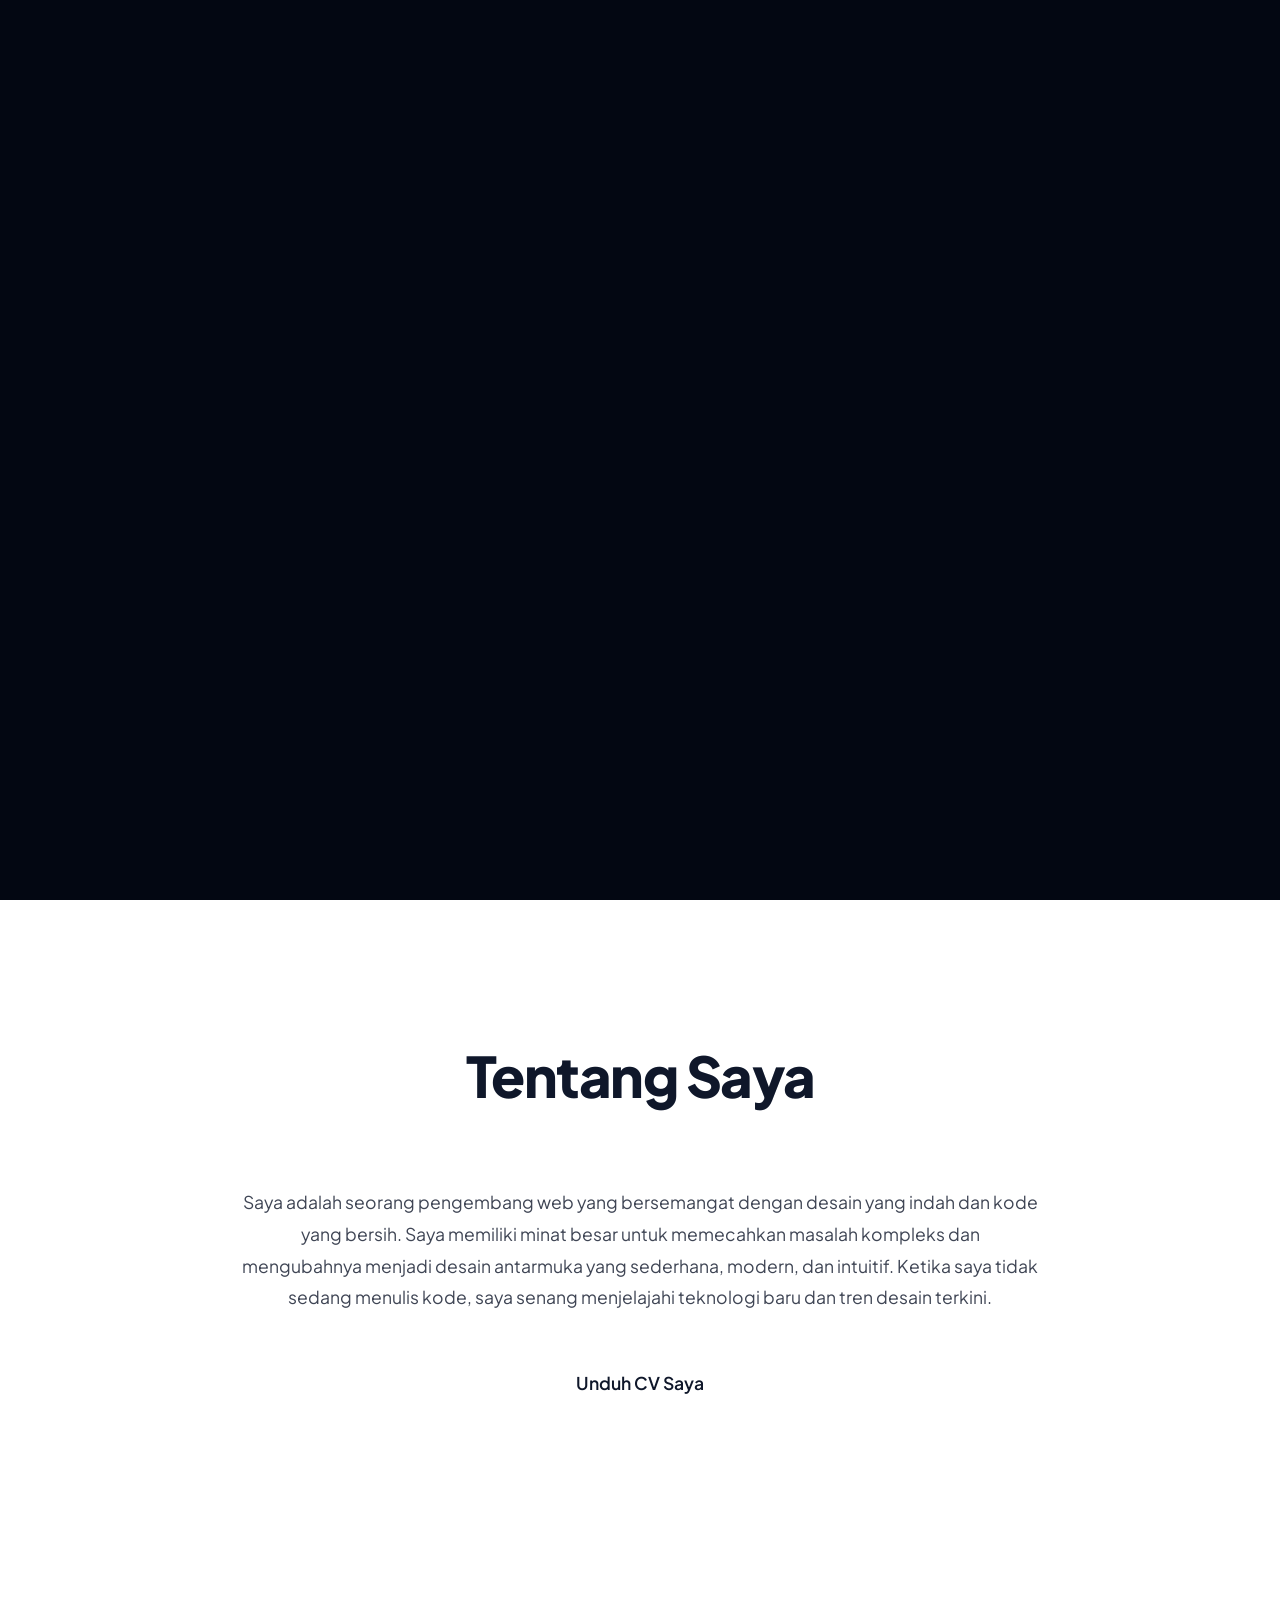
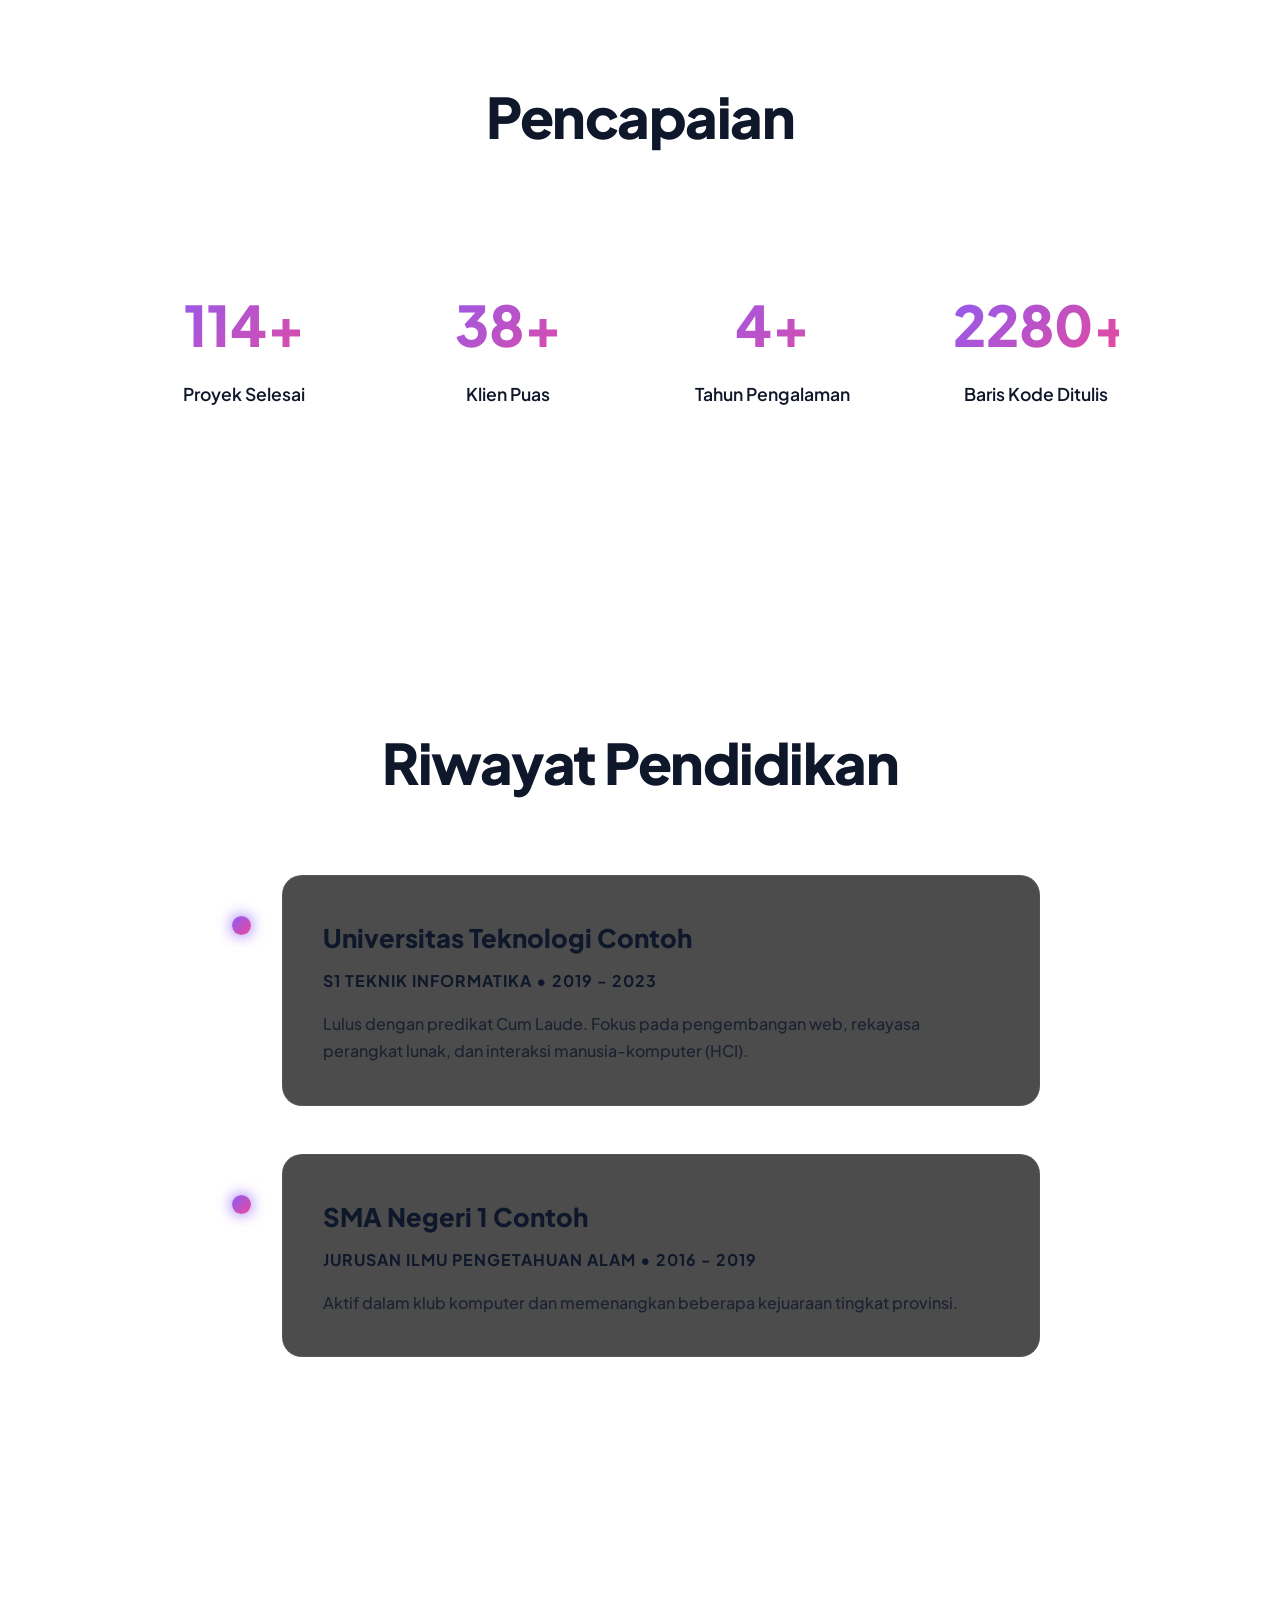
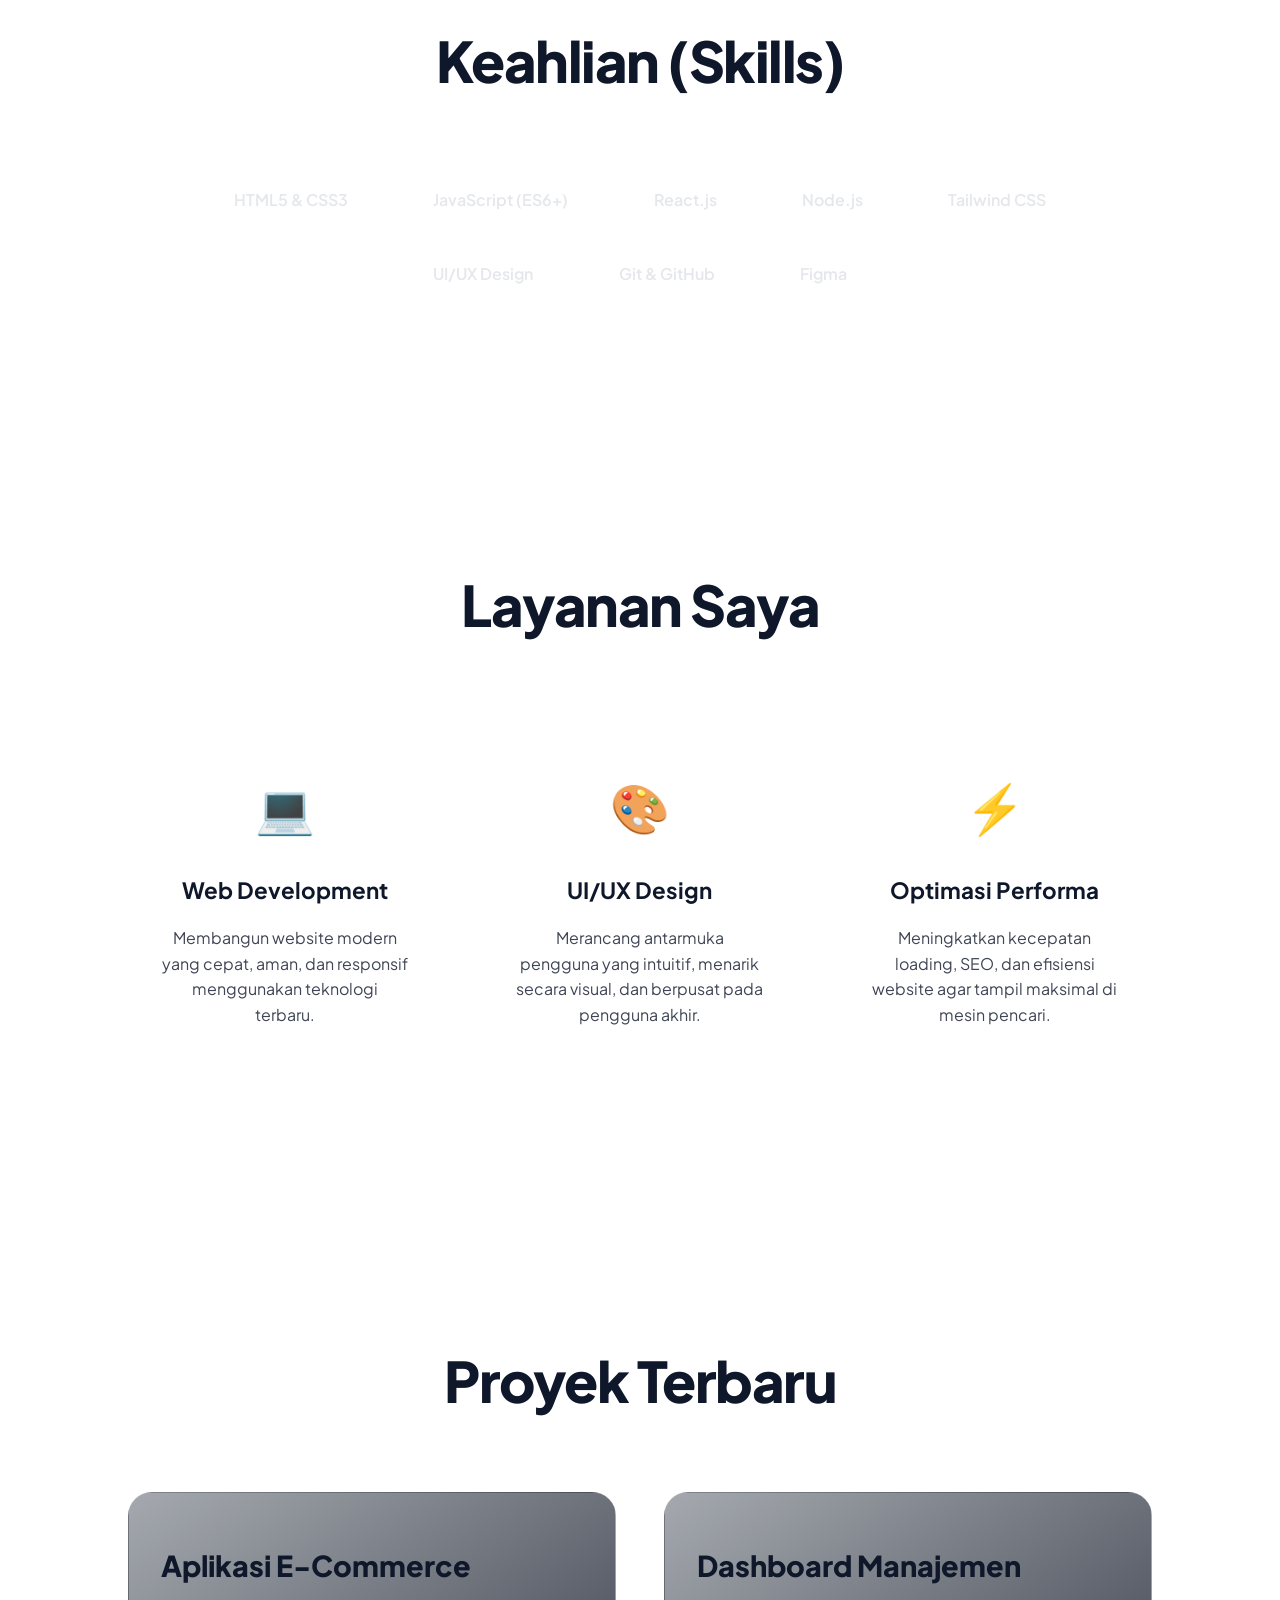
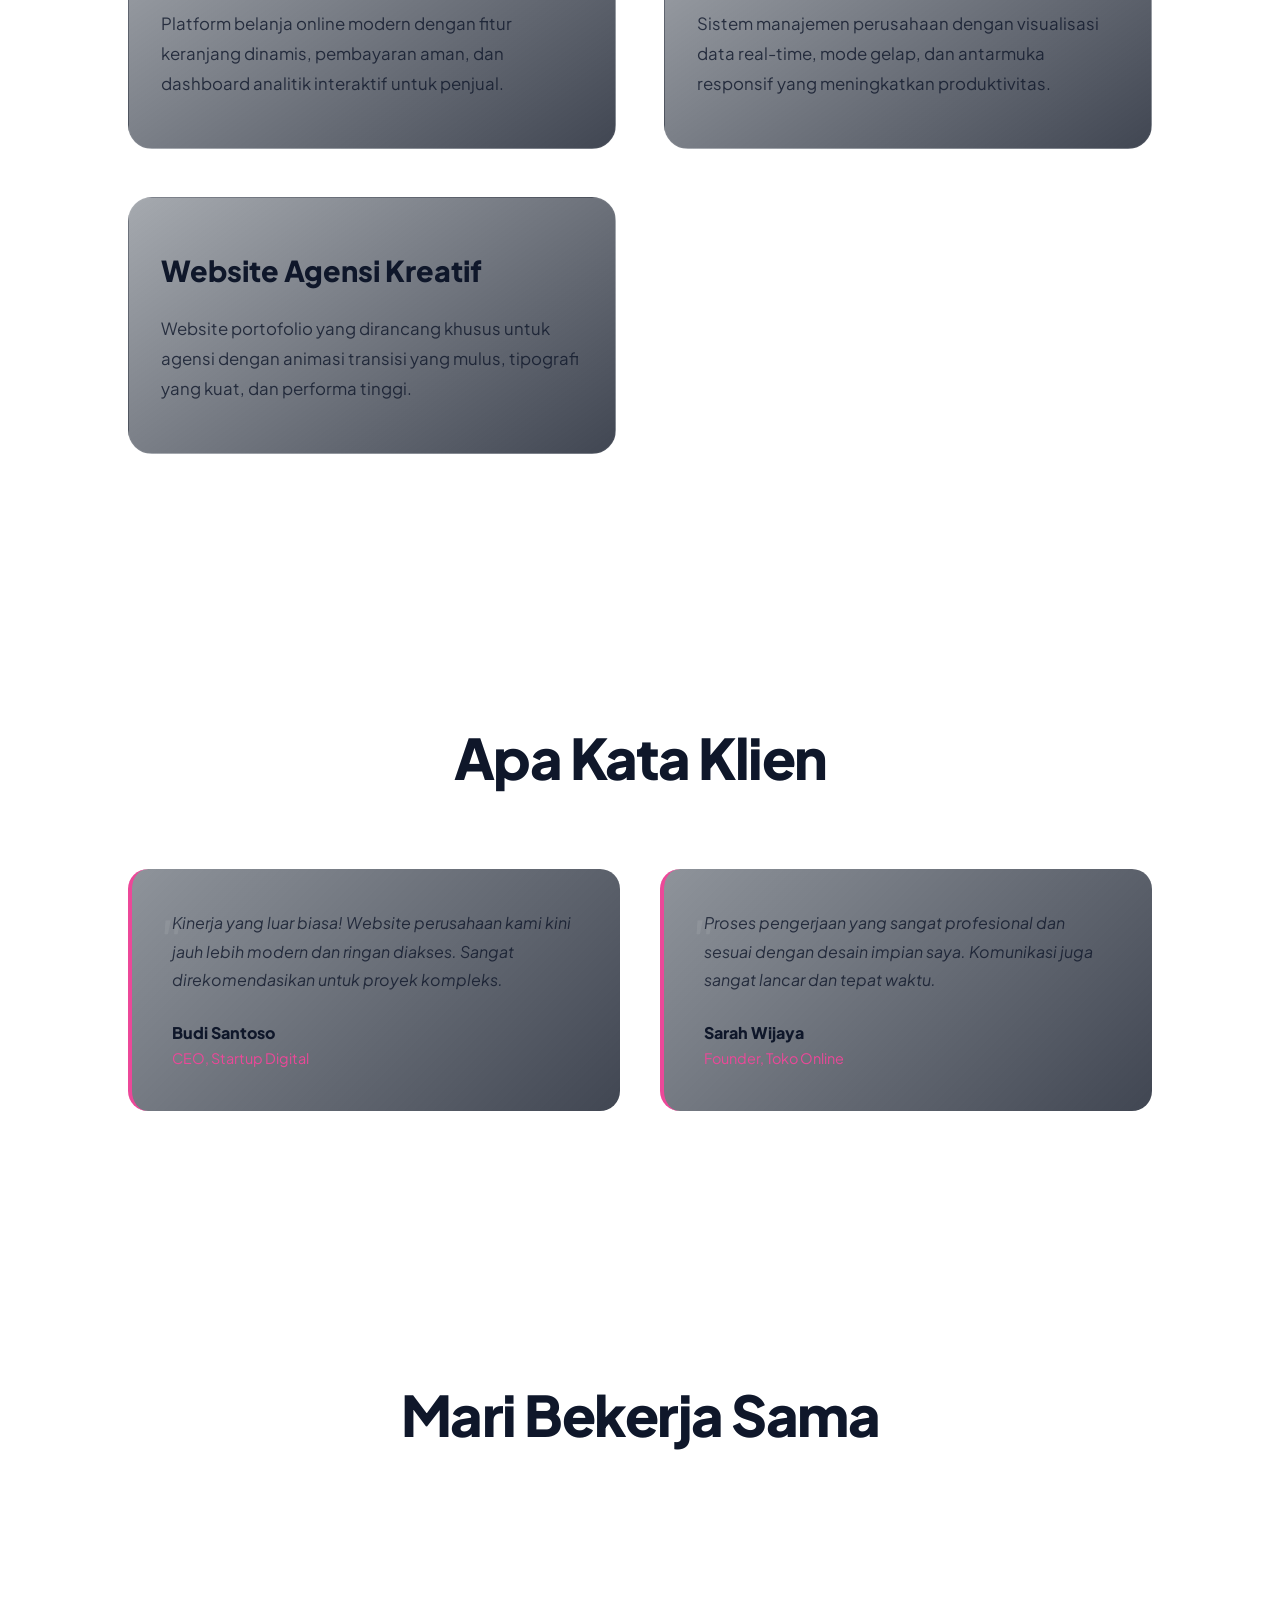
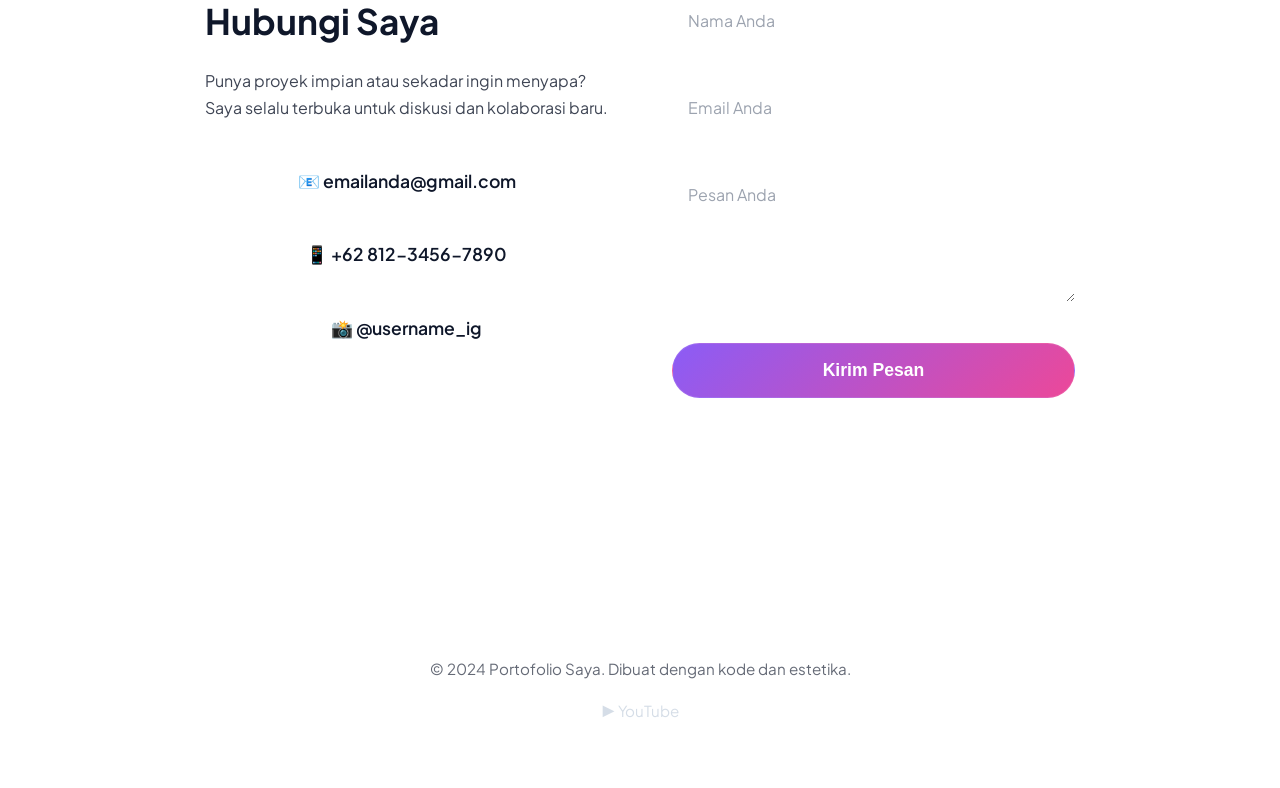
<file: index.html>
<!DOCTYPE html>
<html lang="id">

<head>
    <meta charset="UTF-8">
    <meta name="viewport" content="width=device-width, initial-scale=1.0">
    <title>Portofolio Saya</title>
    <link href="https://fonts.googleapis.com/css2?family=Inter:wght@300;400;600;800&display=swap" rel="stylesheet">
    <style>
        @import url('https://fonts.googleapis.com/css2?family=Plus+Jakarta+Sans:wght@300;400;600;800&display=swap');

        :root {
            --bg-color: transparent;
            --text-color: var(--dynamic-text, #334155);
            --accent-color: #8b5cf6;
            --accent-secondary: #ec4899;
            --secondary-bg: var(--dynamic-glass, rgba(255, 255, 255, 0.2));
            --border-glass: var(--dynamic-border, rgba(0, 0, 0, 0.05));
        }

        * {
            margin: 0;
            padding: 0;
            box-sizing: border-box;
        }

        html {
            scroll-behavior: smooth;
        }

        body {
            font-family: 'Plus Jakarta Sans', sans-serif;
            background-color: var(--bg-color);
            color: var(--text-color);
            line-height: 1.7;
            overflow-x: hidden;
        }

        /* Celestial Sky Background */
        .celestial-container {
            position: fixed;
            top: 0;
            left: 0;
            width: 100%;
            height: 100vh;
            z-index: -2;
            pointer-events: none;
            overflow: hidden;
            background: linear-gradient(to bottom, var(--sky-top, #71c5ee), var(--sky-bot, #e0f6ff));
        }

        .scenery {
            position: absolute;
            bottom: 0;
            left: 0;
            width: 100%;
            height: 100%;
            background-size: cover;
            background-position: bottom;
            background-repeat: no-repeat;
            transition: opacity 0.5s ease;
        }

        .mountains {
            background-image: url('data:image/svg+xml;utf8,<svg xmlns="http://www.w3.org/2000/svg" viewBox="0 0 1440 320"><path fill="%231e293b" fill-opacity="0.2" d="M0,288L48,272C96,256,192,224,288,197.3C384,171,480,149,576,165.3C672,181,768,235,864,250.7C960,267,1056,245,1152,250.7C1248,256,1344,288,1392,304L1440,320L1440,320L1392,320C1344,320,1248,320,1152,320C1056,320,960,320,864,320C768,320,672,320,576,320C480,320,384,320,288,320C192,320,96,320,48,320L0,320Z"></path><path fill="%230f172a" fill-opacity="0.3" d="M0,192L60,186.7C120,181,240,171,360,192C480,213,600,267,720,250.7C840,235,960,149,1080,117.3C1200,85,1320,107,1380,117.3L1440,128L1440,320L1380,320C1320,320,1200,320,1080,320C960,320,840,320,720,320C600,320,480,320,360,320C240,320,120,320,60,320L0,320Z"></path></svg>');
            transform: translateY(calc(var(--scroll-progress, 0) * 100vh));
            opacity: 1;
        }

        .wave-back,
        .wave-front {
            background-size: 1440px 100%;
            background-repeat: repeat-x;
            background-position: bottom;
            transform: translateY(calc(100vh - var(--scroll-progress, 0) * 100vh));
        }

        .wave-back {
            background-image: url('data:image/svg+xml;utf8,<svg xmlns="http://www.w3.org/2000/svg" viewBox="0 0 1440 320" preserveAspectRatio="none"><path fill="%231e3a8a" fill-opacity="0.8" d="M0,160L48,176C96,192,192,224,288,208C384,192,480,128,576,122.7C672,117,768,171,864,181.3C960,192,1056,160,1152,154.7C1248,149,1344,171,1392,181.3L1440,192L1440,320L1392,320C1344,320,1248,320,1152,320C1056,320,960,320,864,320C768,320,672,320,576,320C480,320,384,320,288,320C192,320,96,320,48,320L0,320Z"></path></svg>');
            animation: crashing-waves 20s linear infinite;
        }

        .wave-front {
            background-image: url('data:image/svg+xml;utf8,<svg xmlns="http://www.w3.org/2000/svg" viewBox="0 0 1440 320" preserveAspectRatio="none"><path fill="%230ea5e9" fill-opacity="0.5" d="M0,256L48,229.3C96,203,192,149,288,149.3C384,149,480,203,576,218.7C672,235,768,213,864,186.7C960,160,1056,128,1152,122.7C1248,117,1344,139,1392,149.3L1440,160L1440,320L1392,320C1344,320,1248,320,1152,320C1056,320,960,320,864,320C768,320,672,320,576,320C480,320,384,320,288,320C192,320,96,320,48,320L0,320Z"></path></svg>');
            animation: crashing-waves 12s linear infinite reverse;
        }

        @keyframes crashing-waves {
            from {
                background-position-x: 0;
            }

            to {
                background-position-x: 1440px;
            }
        }

        /* Glassmorphism Navigation */
        nav {
            position: fixed;
            width: 100%;
            top: 0;
            z-index: 1000;
            background: var(--dynamic-glass, rgba(255, 255, 255, 0.4));
            backdrop-filter: blur(16px);
            -webkit-backdrop-filter: blur(16px);
            border-bottom: 1px solid rgba(255, 255, 255, 0.05);
            padding: 1.2rem 8%;
            display: flex;
            justify-content: space-between;
            align-items: center;
            transition: all 0.3s;
        }

        nav .logo {
            font-size: 1.8rem;
            font-weight: 800;
            background: linear-gradient(to right, var(--accent-color), var(--accent-secondary));
            -webkit-background-clip: text;
            background-clip: text;
            -webkit-text-fill-color: transparent;
            text-decoration: none;
            letter-spacing: -1px;
        }

        nav ul {
            display: flex;
            list-style: none;
            gap: 2.5rem;
        }

        nav ul li a {
            color: #d1d5db;
            text-decoration: none;
            font-weight: 600;
            font-size: 1rem;
            transition: all 0.3s;
            position: relative;
        }

        nav ul li a::after {
            content: '';
            position: absolute;
            width: 0;
            height: 2px;
            bottom: -5px;
            left: 0;
            background: var(--accent-secondary);
            transition: width 0.3s;
        }

        nav ul li a:hover {
            color: white;
        }

        nav ul li a:hover::after {
            width: 100%;
        }

        /* Hero Section */
        .hero {
            height: 100vh;
            display: flex;
            flex-direction: column;
            justify-content: center;
            align-items: center;
            text-align: center;
            padding: 0 20px;
            position: relative;
        }

        .hero h1 {
            font-size: 5.5rem;
            margin-bottom: 1rem;
            font-weight: 800;
            letter-spacing: -2px;
            background: linear-gradient(135deg, #fff 0%, #a5b4fc 100%);
            -webkit-background-clip: text;
            background-clip: text;
            -webkit-text-fill-color: transparent;
            animation: fadeInDown 1s cubic-bezier(0.16, 1, 0.3, 1);
            filter: drop-shadow(0 0 30px rgba(139, 92, 246, 0.4));
        }

        .hero p {
            font-size: 1.2rem;
            max-width: 600px;
            color: #9ca3af;
            margin-bottom: 3rem;
            animation: fadeInUp 1s cubic-bezier(0.16, 1, 0.3, 1) 0.3s both;
        }

        .btn {
            display: inline-flex;
            align-items: center;
            justify-content: center;
            padding: 1rem 3rem;
            border-radius: 50px;
            background: linear-gradient(135deg, var(--accent-color), var(--accent-secondary));
            color: white;
            text-decoration: none;
            font-weight: 600;
            font-size: 1.1rem;
            transition: all 0.3s ease;
            border: 1px solid rgba(255, 255, 255, 0.1);
            animation: fadeInUp 1s cubic-bezier(0.16, 1, 0.3, 1) 0.6s both;
            position: relative;
            overflow: hidden;
        }

        .btn::before {
            content: '';
            position: absolute;
            top: 0;
            left: -100%;
            width: 100%;
            height: 100%;
            background: linear-gradient(90deg, transparent, rgba(255, 255, 255, 0.2), transparent);
            transition: all 0.5s;
        }

        .btn:hover::before {
            left: 100%;
        }

        .btn:hover {
            transform: translateY(-5px) scale(1.02);
            box-shadow: 0 20px 40px rgba(236, 72, 153, 0.3);
        }

        /* Sections */
        section {
            padding: 8rem 10%;
        }

        .section-title {
            text-align: center;
            font-size: 3.5rem;
            font-weight: 800;
            margin-bottom: 4rem;
            background: linear-gradient(to right, #fff, #9ca3af);
            -webkit-background-clip: text;
            background-clip: text;
            -webkit-text-fill-color: transparent;
            letter-spacing: -1.5px;
        }

        /* Skills & Education */
        .skills-container {
            display: flex;
            flex-wrap: wrap;
            gap: 1.2rem;
            justify-content: center;
            max-width: 900px;
            margin: 0 auto;
        }

        .skill-tag {
            background: rgba(255, 255, 255, 0.03);
            color: #e5e7eb;
            padding: 0.8rem 2rem;
            border-radius: 50px;
            font-weight: 600;
            border: 1px solid rgba(255, 255, 255, 0.1);
            transition: all 0.3s cubic-bezier(0.4, 0, 0.2, 1);
            backdrop-filter: blur(10px);
        }

        .skill-tag:hover {
            background: rgba(139, 92, 246, 0.15);
            border-color: var(--accent-color);
            transform: translateY(-5px) scale(1.05);
            box-shadow: 0 10px 20px rgba(139, 92, 246, 0.2);
            color: white;
        }

        .timeline {
            max-width: 800px;
            margin: 0 auto;
            position: relative;
            padding-left: 2.5rem;
            border-left: 2px solid rgba(255, 255, 255, 0.1);
        }

        .timeline-item {
            position: relative;
            margin-bottom: 3rem;
            background: rgba(0, 0, 0, 0.7);
            padding: 2.5rem;
            border-radius: 20px;
            border: 1px solid rgba(255, 255, 255, 0.05);
            backdrop-filter: blur(10px);
            transition: transform 0.3s, border-color 0.3s;
        }

        .timeline-item:hover {
            transform: translateX(10px);
            border-color: rgba(236, 72, 153, 0.3);
        }

        .timeline-item:last-child {
            margin-bottom: 0;
        }

        .timeline-item::before {
            content: '';
            position: absolute;
            left: -3.2rem;
            top: 2.5rem;
            width: 1.2rem;
            height: 1.2rem;
            background: linear-gradient(135deg, var(--accent-color), var(--accent-secondary));
            border-radius: 50%;
            box-shadow: 0 0 15px var(--accent-color);
        }

        .timeline-item h3 {
            color: #ffffff !important;
            font-size: 1.6rem;
            margin-bottom: 0.5rem;
            font-weight: 800;
        }

        .timeline-item h4 {
            color: #ffffff !important;
            font-size: 1rem;
            margin-bottom: 1rem;
            font-weight: 700;
            text-transform: uppercase;
            letter-spacing: 1px;
        }

        .timeline-item p {
            color: #ffffff !important;
            opacity: 0.8;
            line-height: 1.7;
            font-weight: 500;
        }

        .btn-outline {
            background: rgba(255, 255, 255, 0.02);
            border: 1px solid rgba(255, 255, 255, 0.2);
            color: white;
            padding: 0.8rem 2rem;
            border-radius: 50px;
            text-decoration: none;
            font-weight: 600;
            display: inline-flex;
            transition: all 0.3s ease;
        }

        .btn-outline:hover {
            background: rgba(255, 255, 255, 0.1);
            border-color: white;
            box-shadow: 0 10px 20px rgba(255, 255, 255, 0.05);
            transform: translateY(-3px);
        }

        /* Projects Grid */
        .projects-grid {
            display: grid;
            grid-template-columns: repeat(auto-fit, minmax(320px, 1fr));
            gap: 3rem;
        }

        .project-card {
            background: linear-gradient(145deg, rgba(31, 41, 55, 0.4), rgba(17, 24, 39, 0.8));
            border-radius: 24px;
            padding: 3rem 2rem;
            border: 1px solid rgba(255, 255, 255, 0.05);
            transition: all 0.4s cubic-bezier(0.4, 0, 0.2, 1);
            cursor: pointer;
            backdrop-filter: blur(12px);
            position: relative;
            overflow: hidden;
        }

        .project-card::before {
            content: '';
            position: absolute;
            top: 0;
            left: 0;
            right: 0;
            height: 3px;
            background: linear-gradient(90deg, var(--accent-color), var(--accent-secondary));
            opacity: 0;
            transition: opacity 0.4s;
        }

        .project-card:hover {
            transform: translateY(-15px);
            border-color: rgba(139, 92, 246, 0.3);
            box-shadow: 0 30px 60px rgba(0, 0, 0, 0.6), 0 0 20px rgba(139, 92, 246, 0.1);
        }

        .project-card:hover::before {
            opacity: 1;
        }

        .project-card h3 {
            margin-bottom: 1.2rem;
            font-size: 1.8rem;
            color: white;
            font-weight: 800;
        }

        .project-card p {
            color: #9ca3af;
            font-size: 1.05rem;
            line-height: 1.8;
        }

        /* Services & Testimonials */
        .services-grid,
        .testimonial-grid {
            display: grid;
            grid-template-columns: repeat(auto-fit, minmax(300px, 1fr));
            gap: 2.5rem;
        }

        .service-card {
            background: rgba(255, 255, 255, 0.02);
            padding: 3rem 2rem;
            border-radius: 20px;
            border: 1px solid rgba(255, 255, 255, 0.05);
            text-align: center;
            transition: all 0.3s ease;
            backdrop-filter: blur(10px);
        }

        .service-card:hover {
            transform: translateY(-10px);
            background: rgba(139, 92, 246, 0.1);
            border-color: rgba(139, 92, 246, 0.4);
        }

        .service-icon {
            font-size: 3rem;
            margin-bottom: 1.5rem;
        }

        .service-card h3 {
            color: white;
            font-size: 1.4rem;
            margin-bottom: 1rem;
        }

        .service-card p {
            color: #9ca3af;
            line-height: 1.6;
        }

        .testimonial-card {
            background: linear-gradient(135deg, rgba(31, 41, 55, 0.5), rgba(17, 24, 39, 0.8));
            padding: 2.5rem;
            border-radius: 20px;
            border-left: 4px solid var(--accent-secondary);
            transition: all 0.3s;
        }

        .testimonial-card:hover {
            transform: scale(1.03);
            box-shadow: 0 15px 30px rgba(0, 0, 0, 0.4);
        }

        .testimonial-text {
            color: #d1d5db;
            font-style: italic;
            margin-bottom: 1.5rem;
            line-height: 1.8;
            position: relative;
        }

        .testimonial-text::before {
            content: '"';
            font-size: 4rem;
            color: rgba(255, 255, 255, 0.1);
            position: absolute;
            top: -1.5rem;
            left: -1rem;
        }

        .testimonial-author {
            color: white;
            font-weight: 800;
        }

        .testimonial-role {
            color: var(--accent-secondary);
            font-size: 0.9rem;
        }

        /* Footer */
        footer {
            background: transparent;
            text-align: center;
            padding: 4rem 2rem;
            color: #6b7280;
            font-size: 0.95rem;
            border-top: 1px solid rgba(255, 255, 255, 0.05);
        }

        /* Animations */
        @keyframes fadeInDown {
            from {
                opacity: 0;
                transform: translateY(-40px);
            }

            to {
                opacity: 1;
                transform: translateY(0);
            }
        }

        @keyframes fadeInUp {
            from {
                opacity: 0;
                transform: translateY(40px);
            }

            to {
                opacity: 1;
                transform: translateY(0);
            }
        }

        /* Responsive */
        @media (max-width: 768px) {
            .hero h1 {
                font-size: 2.5rem;
            }

            .hero p {
                font-size: 1rem;
            }

            .section-title {
                font-size: 2.2rem;
                margin-bottom: 2rem;
            }

            nav {
                padding: 1rem 15px;
                flex-direction: column;
                gap: 1rem;
            }

            nav ul {
                display: flex;
                flex-wrap: wrap;
                justify-content: center;
                gap: 12px;
            }

            nav ul li a {
                font-size: 0.85rem;
            }

            section {
                padding: 4rem 20px;
            }

            .timeline {
                padding-left: 1rem;
            }

            .timeline-item {
                padding: 1.5rem;
            }

            .timeline-item::before {
                left: -1.7rem;
                width: 1rem;
                height: 1rem;
            }

            .projects-grid,
            .services-grid,
            .testimonial-grid {
                grid-template-columns: 1fr;
            }

            .btn {
                width: 100%;
                text-align: center;
                margin-bottom: 1rem;
            }

            .cinematic-text {
                font-size: 1rem;
                letter-spacing: 5px;
            }
        }

        /* Cinematic Loader */
        .cinematic-loader {
            position: fixed;
            top: 0;
            left: 0;
            width: 100%;
            height: 100%;
            z-index: 9999;
            display: flex;
            justify-content: center;
            align-items: center;
            background: #000;
            transition: visibility 1s, opacity 1s;
        }

        .curtain {
            position: absolute;
            left: 0;
            width: 100%;
            height: 50%;
            background: #030712;
            z-index: 2;
            transition: transform 1s cubic-bezier(0.77, 0, 0.175, 1);
        }

        .curtain-top {
            top: 0;
        }

        .curtain-bottom {
            bottom: 0;
        }

        .cinematic-loader.hidden .curtain-top {
            transform: translateY(-100%);
        }

        .cinematic-loader.hidden .curtain-bottom {
            transform: translateY(100%);
        }

        .cinematic-loader.hidden {
            background: transparent;
            pointer-events: none;
            /* delay visibility hidden so curtains can slide */
            visibility: hidden;
            transition: background 1s, visibility 0s 1s;
        }

        .cinematic-text {
            position: relative;
            z-index: 3;
            color: white;
            font-size: 1.5rem;
            letter-spacing: 12px;
            text-transform: uppercase;
            font-weight: 300;
            opacity: 0;
            text-align: center;
            animation: cinematic-fade-in-out 3s ease-in-out forwards;
        }

        @keyframes cinematic-fade-in-out {
            0% {
                opacity: 0;
                filter: blur(10px);
                transform: scale(0.9);
            }

            30% {
                opacity: 1;
                filter: blur(0);
                transform: scale(1);
            }

            70% {
                opacity: 1;
                filter: blur(0);
                transform: scale(1.05);
            }

            100% {
                opacity: 0;
                filter: blur(10px);
                transform: scale(1.1);
            }
        }

        /* Celestial Background Animation */
        .celestial-container {
            position: fixed;
            top: 0;
            left: 0;
            width: 100%;
            height: 100vh;
            z-index: -2;
            pointer-events: none;
            overflow: hidden;
        }

        .sun,
        .moon {
            position: absolute;
            left: 50%;
            transform: translateX(-50%);
            border-radius: 50%;
            width: 120px;
            height: 120px;
            transition: none;
            /* Controlled by JS scroll var */
        }

        .sun {
            top: calc(5% + var(--scroll-progress, 0) * 80%);
            opacity: calc(1 - var(--scroll-progress, 0) * 2.5);
            background: radial-gradient(circle, #fef08a, #f59e0b);
            box-shadow: 0 0 60px 20px rgba(245, 158, 11, 0.3);
        }

        .moon {
            bottom: calc(-40% + var(--scroll-progress, 0) * 110%);
            opacity: calc(var(--scroll-progress, 0) * 2.5 - 1.5);
            background: radial-gradient(circle at 30% 30%, #f1f5f9, #94a3b8);
            box-shadow: 0 0 40px 5px rgba(148, 163, 184, 0.2), inset -12px -12px 25px rgba(0, 0, 0, 0.6);
        }

        .cloud-layer {
            position: absolute;
            left: 0;
            width: 100%;
            height: 200px;
            background-image: url('data:image/svg+xml;utf8,<svg xmlns="http://www.w3.org/2000/svg" viewBox="0 0 24 24"><path fill="%23ffffff" fill-opacity="0.8" d="M17.5 19c2.485 0 4.5-2.015 4.5-4.5S19.985 10 17.5 10c-.173 0-.341.012-.505.034C16.147 6.643 13.275 4 9.5 4 4.806 4 1 7.806 1 12.5S4.806 21 9.5 21h8z"/></svg>');
            background-repeat: repeat-x;
            background-position: 0 0;
            z-index: -1;
            transform: translateY(calc(var(--scroll-progress, 0) * 100vh));
        }

        .cloud-1 {
            background-size: 200px 200px;
            top: 0%;
            opacity: calc(1 - var(--scroll-progress, 0) * 3);
            animation: move-clouds 50s linear infinite;
        }

        .cloud-2 {
            background-size: 150px 150px;
            top: 8%;
            opacity: calc(0.6 - var(--scroll-progress, 0) * 3);
            animation: move-clouds 80s linear infinite reverse;
        }

        @keyframes move-clouds {
            from {
                background-position-x: 0;
            }

            to {
                background-position-x: 1000px;
            }
        }

        .flying-cat {
            position: absolute;
            left: calc(15% + var(--scroll-progress, 0) * 30vw);
            top: calc(15% + var(--scroll-progress, 0) * 75vh);
            font-size: 3.5rem;
            z-index: 5;
            pointer-events: none;
            animation: float-bob 4s ease-in-out infinite;
            filter: drop-shadow(0 10px 10px rgba(0, 0, 0, 0.2));
        }

        @keyframes float-bob {

            0%,
            100% {
                transform: translateY(0px) rotate(5deg);
            }

            50% {
                transform: translateY(-20px) rotate(-5deg);
            }
        }

        /* Dynamic Text Overrides */
        h1,
        h2,
        h3,
        h4,
        .hero h1,
        .section-title,
        .timeline-item h3,
        .project-card h3,
        .service-card h3,
        .testimonial-author {
            color: var(--text-color) !important;
            -webkit-text-fill-color: var(--text-color) !important;
        }

        p,
        .hero p,
        .timeline-item p,
        .project-card p,
        .service-card p,
        footer,
        .testimonial-text,
        nav ul li a,
        .btn-outline {
            color: var(--text-color) !important;
        }

        p,
        .hero p,
        .timeline-item p,
        .project-card p,
        .service-card p,
        footer,
        .testimonial-text {
            opacity: 0.8;
        }

        nav ul li a:hover,
        .btn-outline:hover,
        nav ul li a.active {
            color: var(--text-color) !important;
            opacity: 1;
        }

        nav ul li a.active::after {
            width: 100%;
        }

        /* Stats Section */
        .stats-grid {
            display: grid;
            grid-template-columns: repeat(auto-fit, minmax(200px, 1fr));
            gap: 2rem;
            text-align: center;
        }

        .stat-card {
            background: rgba(255, 255, 255, 0.02);
            padding: 3rem 2rem;
            border-radius: 20px;
            border: 1px solid rgba(255, 255, 255, 0.05);
            backdrop-filter: blur(10px);
            transition: transform 0.3s;
        }

        .stat-card:hover {
            transform: translateY(-10px);
            border-color: var(--accent-color);
        }

        .stat-number {
            font-size: 3.5rem;
            font-weight: 800;
            background: linear-gradient(135deg, var(--accent-color), var(--accent-secondary));
            -webkit-background-clip: text;
            background-clip: text;
            -webkit-text-fill-color: transparent;
            margin-bottom: 0.5rem;
        }

        .stat-label {
            font-size: 1.1rem;
            font-weight: 600;
        }

        /* Contact Form */
        .contact-container {
            display: grid;
            grid-template-columns: 1fr 1fr;
            gap: 4rem;
            max-width: 1000px;
            margin: 0 auto;
            background: var(--secondary-bg);
            padding: 4rem;
            border-radius: 24px;
            border: 1px solid rgba(255, 255, 255, 0.05);
            backdrop-filter: blur(12px);
            text-align: left;
        }

        .contact-info h3 {
            font-size: 2.2rem;
            margin-bottom: 1rem;
        }

        .contact-info p {
            margin-bottom: 2rem;
        }

        .social-links {
            display: flex;
            flex-direction: column;
            gap: 1rem;
        }

        .contact-form {
            display: flex;
            flex-direction: column;
            gap: 2rem;
        }

        .input-group {
            position: relative;
        }

        .input-group input,
        .input-group textarea {
            width: 100%;
            padding: 1rem;
            background: transparent;
            border: none;
            border-bottom: 2px solid rgba(255, 255, 255, 0.2);
            color: var(--text-color);
            font-size: 1rem;
            font-family: inherit;
            outline: none;
            transition: border-color 0.3s;
        }

        .input-group input:focus,
        .input-group textarea:focus {
            border-bottom-color: var(--accent-color);
        }

        .input-group label {
            position: absolute;
            left: 1rem;
            top: 1rem;
            color: #9ca3af;
            transition: all 0.3s ease;
            pointer-events: none;
        }

        .input-group input:focus~label,
        .input-group input:valid~label,
        .input-group textarea:focus~label,
        .input-group textarea:valid~label {
            top: -1.5rem;
            left: 0;
            font-size: 0.85rem;
            color: var(--accent-color);
        }

        @media (max-width: 768px) {
            .contact-container {
                grid-template-columns: 1fr;
                padding: 2rem;
            }
        }

        /* Scroll Reveal */
        .reveal {
            opacity: 0 !important;
            transform: translateY(40px);
            transition: opacity 0.8s cubic-bezier(0.5, 0, 0, 1), transform 0.8s cubic-bezier(0.5, 0, 0, 1) !important;
        }

        .reveal.active {
            opacity: 1 !important;
            transform: translateY(0);
        }

        /* Fireflies */
        .fireflies {
            position: absolute;
            bottom: 0;
            left: 0;
            width: 100%;
            height: 60vh;
            background-image: radial-gradient(2px 2px at 20px 30px, #fde047 100%, transparent),
                radial-gradient(2px 2px at 80px 70px, #fde047 100%, transparent),
                radial-gradient(3px 3px at 150px 120px, #fef08a 100%, transparent),
                radial-gradient(2px 2px at 220px 40px, #fde047 100%, transparent),
                radial-gradient(2.5px 2.5px at 280px 160px, #fef08a 100%, transparent);
            background-size: 350px 250px;
            opacity: calc((var(--scroll-progress, 0) - 0.6) * 3);
            animation: firefly-flicker 3s ease-in-out infinite alternate, move-clouds 100s linear infinite reverse;
            z-index: 10;
            pointer-events: none;
        }

        @keyframes firefly-flicker {
            0% {
                filter: drop-shadow(0 0 2px #fde047) opacity(0.3);
            }

            100% {
                filter: drop-shadow(0 0 10px #fef08a) opacity(1);
            }
        }

        /* Custom Cursor */
        .cursor-dot {
            position: fixed;
            top: 0;
            left: 0;
            width: 8px;
            height: 8px;
            background-color: var(--accent-color);
            border-radius: 50%;
            transform: translate(-50%, -50%);
            z-index: 9999;
            pointer-events: none;
        }

        .cursor-outline {
            position: fixed;
            top: 0;
            left: 0;
            width: 40px;
            height: 40px;
            border: 2px solid var(--accent-secondary);
            border-radius: 50%;
            transform: translate(-50%, -50%);
            z-index: 9998;
            pointer-events: none;
            transition: width 0.2s, height 0.2s, background-color 0.2s;
        }

        .cursor-outline.hover {
            width: 60px;
            height: 60px;
            background-color: rgba(236, 72, 153, 0.1);
        }

        /* Scroll Progress Bar */
        .scroll-progress-bar {
            position: fixed;
            top: 0;
            left: 0;
            height: 4px;
            background: linear-gradient(to right, var(--accent-color), var(--accent-secondary));
            z-index: 10000;
            width: calc(var(--scroll-progress, 0) * 100%);
        }
    </style>
</head>

<body>
    <div class="scroll-progress-bar"></div>
    <div class="cursor-dot"></div>
    <div class="cursor-outline"></div>

    <!-- Loader -->
    <div class="cinematic-loader">
        <div class="curtain curtain-top"></div>
        <div class="curtain curtain-bottom"></div>
        <div class="cinematic-text">
            A Developer Production
        </div>
    </div>

    <!-- Celestial Background -->
    <div class="celestial-container">
        <div class="cloud-layer cloud-1"></div>
        <div class="cloud-layer cloud-2"></div>
        <div class="sun"></div>
        <div class="moon"></div>
        <div class="scenery mountains"></div>
        <div class="scenery wave-back"></div>
        <div class="scenery wave-front"></div>
        <div class="flying-cat">🐱</div>
        <div class="fireflies"></div>
    </div>

    <nav>
        <a href="#" class="logo">Portofolio.</a>
        <ul>
            <li><a href="#beranda">Beranda</a></li>
            <li><a href="#tentang">Tentang</a></li>
            <li><a href="#pendidikan">Pendidikan</a></li>
            <li><a href="#layanan">Layanan</a></li>
            <li><a href="#proyek">Proyek</a></li>
            <li><a href="#testimoni">Testimoni</a></li>
            <li><a href="#kontak">Kontak</a></li>
        </ul>
    </nav>

    <section id="beranda" class="hero">
        <h1>Halo, Saya Developer</h1>
        <p>Saya membangun antarmuka web yang modern, interaktif, dan berpusat pada pengalaman pengguna dengan fokus pada
            detail dan estetika.</p>
        <a href="#proyek" class="btn">Lihat Karya Saya</a>
    </section>

    <section id="tentang">
        <h2 class="section-title">Tentang Saya</h2>
        <div
            style="max-width: 800px; margin: 0 auto; text-align: center; color: #94a3b8; font-size: 1.1rem; line-height: 1.8;">
            <p>Saya adalah seorang pengembang web yang bersemangat dengan desain yang indah dan kode yang bersih. Saya
                memiliki minat besar untuk memecahkan masalah kompleks dan mengubahnya menjadi desain antarmuka yang
                sederhana, modern, dan intuitif. Ketika saya tidak sedang menulis kode, saya senang menjelajahi
                teknologi baru dan tren desain terkini.</p>
            <div style="margin-top: 2.5rem;">
                <a href="#cv" class="btn btn-outline">Unduh CV Saya</a>
            </div>
        </div>
    </section>

    <section id="statistik">
        <h2 class="section-title">Pencapaian</h2>
        <div class="stats-grid">
            <div class="stat-card reveal">
                <div class="stat-number" data-target="150">0</div>
                <div class="stat-label">Proyek Selesai</div>
            </div>
            <div class="stat-card reveal">
                <div class="stat-number" data-target="50">0</div>
                <div class="stat-label">Klien Puas</div>
            </div>
            <div class="stat-card reveal">
                <div class="stat-number" data-target="5">0</div>
                <div class="stat-label">Tahun Pengalaman</div>
            </div>
            <div class="stat-card reveal">
                <div class="stat-number" data-target="3000">0</div>
                <div class="stat-label">Baris Kode Ditulis</div>
            </div>
        </div>
    </section>

    <section id="pendidikan">
        <h2 class="section-title">Riwayat Pendidikan</h2>
        <div class="timeline">
            <div class="timeline-item">
                <h3>Universitas Teknologi Contoh</h3>
                <h4>S1 Teknik Informatika &bull; 2019 - 2023</h4>
                <p>Lulus dengan predikat Cum Laude. Fokus pada pengembangan web, rekayasa perangkat lunak, dan interaksi
                    manusia-komputer (HCI).</p>
            </div>
            <div class="timeline-item">
                <h3>SMA Negeri 1 Contoh</h3>
                <h4>Jurusan Ilmu Pengetahuan Alam &bull; 2016 - 2019</h4>
                <p>Aktif dalam klub komputer dan memenangkan beberapa kejuaraan tingkat provinsi.</p>
            </div>
        </div>
    </section>

    <section id="keahlian">
        <h2 class="section-title">Keahlian (Skills)</h2>
        <div class="skills-container">
            <span class="skill-tag">HTML5 & CSS3</span>
            <span class="skill-tag">JavaScript (ES6+)</span>
            <span class="skill-tag">React.js</span>
            <span class="skill-tag">Node.js</span>
            <span class="skill-tag">Tailwind CSS</span>
            <span class="skill-tag">UI/UX Design</span>
            <span class="skill-tag">Git & GitHub</span>
            <span class="skill-tag">Figma</span>
        </div>
    </section>

    <section id="layanan">
        <h2 class="section-title">Layanan Saya</h2>
        <div class="services-grid">
            <div class="service-card">
                <div class="service-icon">💻</div>
                <h3>Web Development</h3>
                <p>Membangun website modern yang cepat, aman, dan responsif menggunakan teknologi terbaru.</p>
            </div>
            <div class="service-card">
                <div class="service-icon">🎨</div>
                <h3>UI/UX Design</h3>
                <p>Merancang antarmuka pengguna yang intuitif, menarik secara visual, dan berpusat pada pengguna akhir.
                </p>
            </div>
            <div class="service-card">
                <div class="service-icon">⚡</div>
                <h3>Optimasi Performa</h3>
                <p>Meningkatkan kecepatan loading, SEO, dan efisiensi website agar tampil maksimal di mesin pencari.</p>
            </div>
        </div>
    </section>

    <section id="proyek">
        <h2 class="section-title">Proyek Terbaru</h2>
        <div class="projects-grid">
            <div class="project-card">
                <h3>Aplikasi E-Commerce</h3>
                <p>Platform belanja online modern dengan fitur keranjang dinamis, pembayaran aman, dan dashboard
                    analitik interaktif untuk penjual.</p>
            </div>
            <div class="project-card">
                <h3>Dashboard Manajemen</h3>
                <p>Sistem manajemen perusahaan dengan visualisasi data real-time, mode gelap, dan antarmuka responsif
                    yang meningkatkan produktivitas.</p>
            </div>
            <div class="project-card">
                <h3>Website Agensi Kreatif</h3>
                <p>Website portofolio yang dirancang khusus untuk agensi dengan animasi transisi yang mulus, tipografi
                    yang kuat, dan performa tinggi.</p>
            </div>
        </div>
    </section>

    <section id="testimoni">
        <h2 class="section-title">Apa Kata Klien</h2>
        <div class="testimonial-grid">
            <div class="testimonial-card">
                <p class="testimonial-text">Kinerja yang luar biasa! Website perusahaan kami kini jauh lebih modern dan
                    ringan diakses. Sangat direkomendasikan untuk proyek kompleks.</p>
                <div class="testimonial-author">Budi Santoso</div>
                <div class="testimonial-role">CEO, Startup Digital</div>
            </div>
            <div class="testimonial-card">
                <p class="testimonial-text">Proses pengerjaan yang sangat profesional dan sesuai dengan desain impian
                    saya. Komunikasi juga sangat lancar dan tepat waktu.</p>
                <div class="testimonial-author">Sarah Wijaya</div>
                <div class="testimonial-role">Founder, Toko Online</div>
            </div>
        </div>
    </section>

    <section id="kontak">
        <h2 class="section-title">Mari Bekerja Sama</h2>
        <div class="contact-container reveal">
            <div class="contact-info">
                <h3>Hubungi Saya</h3>
                <p>Punya proyek impian atau sekadar ingin menyapa? Saya selalu terbuka untuk diskusi dan kolaborasi
                    baru.</p>
                <div class="social-links">
                    <a href="mailto:emailanda@gmail.com" class="btn btn-outline">📧 emailanda@gmail.com</a>
                    <a href="https://wa.me/6281234567890" target="_blank" class="btn btn-outline">📱 +62
                        812-3456-7890</a>
                    <a href="https://instagram.com/username_ig" target="_blank" class="btn btn-outline">📸
                        @username_ig</a>
                </div>
            </div>
            <form class="contact-form" onsubmit="event.preventDefault(); alert('Formulir berhasil dikirim!');">
                <div class="input-group">
                    <input type="text" id="name" required>
                    <label for="name">Nama Anda</label>
                </div>
                <div class="input-group">
                    <input type="email" id="email" required>
                    <label for="email">Email Anda</label>
                </div>
                <div class="input-group">
                    <textarea id="message" rows="5" required></textarea>
                    <label for="message">Pesan Anda</label>
                </div>
                <button type="submit" class="btn" style="width: 100%;">Kirim Pesan</button>
            </form>
        </div>
    </section>

    <footer>
        <p>&copy; 2024 Portofolio Saya. Dibuat dengan kode dan estetika.</p>
        <div style="margin-top: 1rem;">
            <a href="https://youtube.com/" target="_blank"
                style="color: #cbd5e1; text-decoration: none; transition: color 0.3s;">▶️ YouTube</a>
        </div>
    </footer>

    <script>
        // Mencegah browser mengembalikan posisi scroll sebelumnya saat direload
        if ('scrollRestoration' in history) {
            history.scrollRestoration = 'manual';
        }
        window.scrollTo(0, 0);

        window.addEventListener('load', function () {
            // Memberikan waktu agar animasi teks selesai sebelum tirai terbuka
            setTimeout(function () {
                const loader = document.querySelector('.cinematic-loader');
                loader.classList.add('hidden');
            }, 2500);
        });

        // Celestial Scroll Animation Logic
        function lerpColor(c1, c2, factor) {
            let r = Math.round(c1[0] + factor * (c2[0] - c1[0]));
            let g = Math.round(c1[1] + factor * (c2[1] - c1[1]));
            let b = Math.round(c1[2] + factor * (c2[2] - c1[2]));
            return `rgb(${r}, ${g}, ${b})`;
        }

        function getMultiColor(colors, factor) {
            let segments = colors.length - 1;
            let index = Math.min(Math.floor(factor * segments), segments - 1);
            let segmentFactor = (factor * segments) - index;
            return lerpColor(colors[index], colors[index + 1], segmentFactor);
        }

        function getMultiRgba(colors, factor) {
            let segments = colors.length - 1;
            let index = Math.min(Math.floor(factor * segments), segments - 1);
            let segmentFactor = (factor * segments) - index;
            let c1 = colors[index];
            let c2 = colors[index + 1];

            let r = Math.round(c1[0] + segmentFactor * (c2[0] - c1[0]));
            let g = Math.round(c1[1] + segmentFactor * (c2[1] - c1[1]));
            let b = Math.round(c1[2] + segmentFactor * (c2[2] - c1[2]));
            let a = c1[3] + segmentFactor * (c2[3] - c1[3]);
            return `rgba(${r}, ${g}, ${b}, ${a})`;
        }

        const skyTopColors = [[113, 197, 238], [253, 126, 20], [3, 7, 18]];
        const skyBotColors = [[224, 246, 255], [255, 183, 3], [15, 23, 42]];
        const textColors = [[15, 23, 42], [241, 245, 249], [248, 250, 252]];
        const glassColors = [[255, 255, 255, 0.4], [255, 255, 255, 0.2], [17, 24, 39, 0.6]];
        const borderColors = [[0, 0, 0, 0.1], [255, 255, 255, 0.1], [255, 255, 255, 0.1]];

        // Scroll Spy for Navbar
        const sections = document.querySelectorAll('section');
        const navLinks = document.querySelectorAll('nav ul li a');

        document.addEventListener('scroll', () => {
            const scrollMax = document.documentElement.scrollHeight - window.innerHeight;
            const scrollY = window.scrollY;
            let progress = scrollY / scrollMax;
            if (progress > 1) progress = 1;
            if (progress < 0) progress = 0;

            document.documentElement.style.setProperty('--scroll-progress', progress);
            document.documentElement.style.setProperty('--sky-top', getMultiColor(skyTopColors, progress));
            document.documentElement.style.setProperty('--sky-bot', getMultiColor(skyBotColors, progress));
            document.documentElement.style.setProperty('--dynamic-text', getMultiColor(textColors, progress));
            document.documentElement.style.setProperty('--dynamic-glass', getMultiRgba(glassColors, progress));
            document.documentElement.style.setProperty('--dynamic-border', getMultiRgba(borderColors, progress));

            // Active Navbar Link
            let current = '';
            sections.forEach(section => {
                const sectionTop = section.offsetTop;
                if (scrollY >= sectionTop - 300) {
                    current = section.getAttribute('id');
                }
            });

            navLinks.forEach(link => {
                link.classList.remove('active');
                if (link.getAttribute('href').includes(current) && current !== '') {
                    link.classList.add('active');
                }
            });
        });

        // Trigger initial calculation
        window.dispatchEvent(new Event('scroll'));

        // Scroll Reveal Animations
        const revealElements = document.querySelectorAll('.project-card, .service-card, .timeline-item, .testimonial-card, .section-title, .hero h1, .hero p, .hero .btn, .stat-card, .contact-container');
        revealElements.forEach(el => el.classList.add('reveal'));

        const revealObserver = new IntersectionObserver((entries) => {
            entries.forEach(entry => {
                if (entry.isIntersecting) {
                    entry.target.classList.add('active');
                }
            });
        }, { threshold: 0.1 });

        revealElements.forEach(el => revealObserver.observe(el));

        // Custom Cursor Logic
        const cursorDot = document.querySelector('.cursor-dot');
        const cursorOutline = document.querySelector('.cursor-outline');

        window.addEventListener('mousemove', (e) => {
            const posX = e.clientX;
            const posY = e.clientY;

            cursorDot.style.left = `${posX}px`;
            cursorDot.style.top = `${posY}px`;

            cursorOutline.animate({
                left: `${posX}px`,
                top: `${posY}px`
            }, { duration: 500, fill: "forwards" });
        });

        // Stats Counter Animation
        const statNumbers = document.querySelectorAll('.stat-number');
        let statsStarted = false;

        const statsObserver = new IntersectionObserver((entries) => {
            entries.forEach(entry => {
                if (entry.isIntersecting && !statsStarted) {
                    statNumbers.forEach(stat => {
                        const target = +stat.getAttribute('data-target');
                        const increment = target / 50; // Speed control
                        let current = 0;
                        const updateCounter = () => {
                            current += increment;
                            if (current < target) {
                                stat.innerText = Math.ceil(current) + "+";
                                setTimeout(updateCounter, 30);
                            } else {
                                stat.innerText = target + "+";
                            }
                        };
                        updateCounter();
                    });
                    statsStarted = true;
                }
            });
        }, { threshold: 0.5 });

        const statsSection = document.querySelector('.stats-grid');
        if (statsSection) statsObserver.observe(statsSection);

        // Hover effect for interactive elements
        document.querySelectorAll('a, button, .project-card, .service-card, .timeline-item').forEach(el => {
            el.addEventListener('mouseenter', () => cursorOutline.classList.add('hover'));
            el.addEventListener('mouseleave', () => cursorOutline.classList.remove('hover'));
        });
    </script>
</body>

</html>
</file>
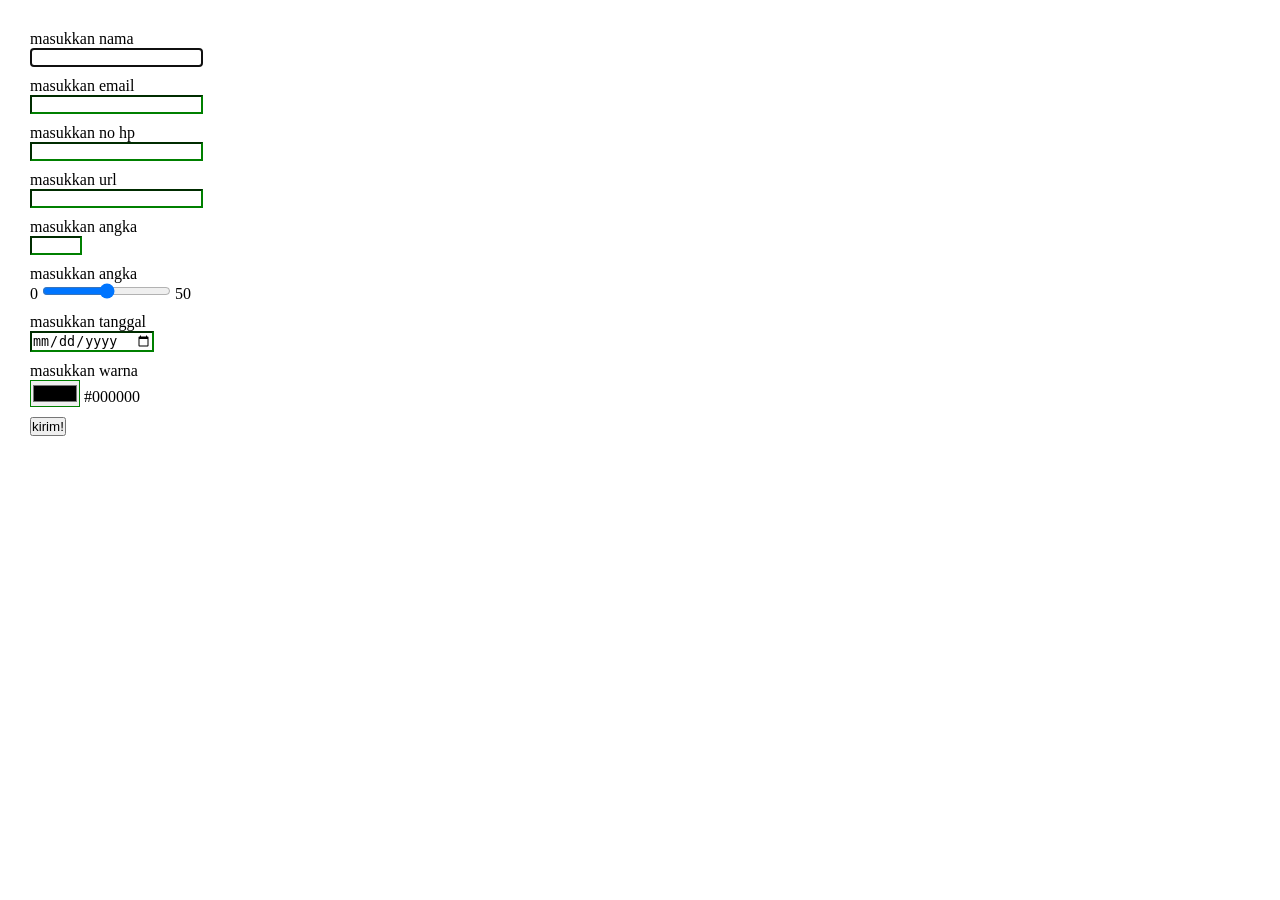
<file: html.html>
<!DOCTYPE html>
<html lang="en">
<head>
    <meta charset="UTF-8">
    <meta name="viewport" content="width=device-width, initial-scale=1.0">
    <title>my admin</title>
    <style>
        *{
            margin: 0;
            padding: 0;
        }
        form{
        width: 600px;
          padding: 20px;
        }
        form div{
            margin: 10px;
        }
        label{
            display: block;
        }
        input:invalid{
            border-color: red;
        }
        input:valid{
            border-color: green;
        }
    </style>
<body>
   <form action="" method="post" autocomplete="off">
     <div>
        <label for="nama">masukkan nama</label>
        <input type="text" name="nama" id="nama" autofocus required minlength="4" maxlength="10" oninvalid="this.setCustomValidity('ini harus di isi!')" oninput="this.setCustomValidity('')">
     </div>
     <div>
        <label for="email">masukkan email</label>
        <input type="email" name="email" id="email">
     </div>
     <div>
        <label for="nohp">masukkan no hp</label>
        <input type="tel" name="bohp" id="nohp" pattern="(\+62|62|0)8[1-9][0-9]{6,9}$">
     </div>
     <div>
        <label for="url">masukkan url</label>
        <input type="url" name="url" id="url">
     </div>
     <div>
        <label for="angka">masukkan angka</label>
        <input type="number" name="angka" id="angka" min="10" max="100" step="5">
     </div>
      <div>
        <label for="slider">masukkan angka</label>
        <span class="awal"></span>
        <input type="range" name="slider" id="slider" min="0" max="100" step="5">
        <span class="akhir"></span>
     </div>
      <div>
        <label for="tanggal">masukkan tanggal</label>
        <input type="date" name="tanggal" id="tanggal">
     </div>
      <div>
        <label for="warna">masukkan warna</label>
        <input type="color" name="warna" id="warna">
        <span class="hexa"></span>
     </div>
     <div>
        <button type="submit">kirim!</button>
     </div>
   </form>
   <script>
      const slider = document.querySelector("#slider");
      const awal = document.querySelector('.awal');
      const akhir = document.querySelector('.akhir');
      awal.innerHTML = slider.min;
      akhir.innerHTML = slider.value;
      slider.addEventListener('input', function () {
         akhir.innerHTML = slider.value;
      });


      const warna = document.querySelector('#warna');
      const hexa = document.querySelector('.hexa');
      hexa.innerHTML = warna.value;
      warna.addEventListener('input', function () {
         hexa.innerHTML = warna.value;
         hexa.style.color = warna.value;
      });
   </script>
</body>
</html>
</file>
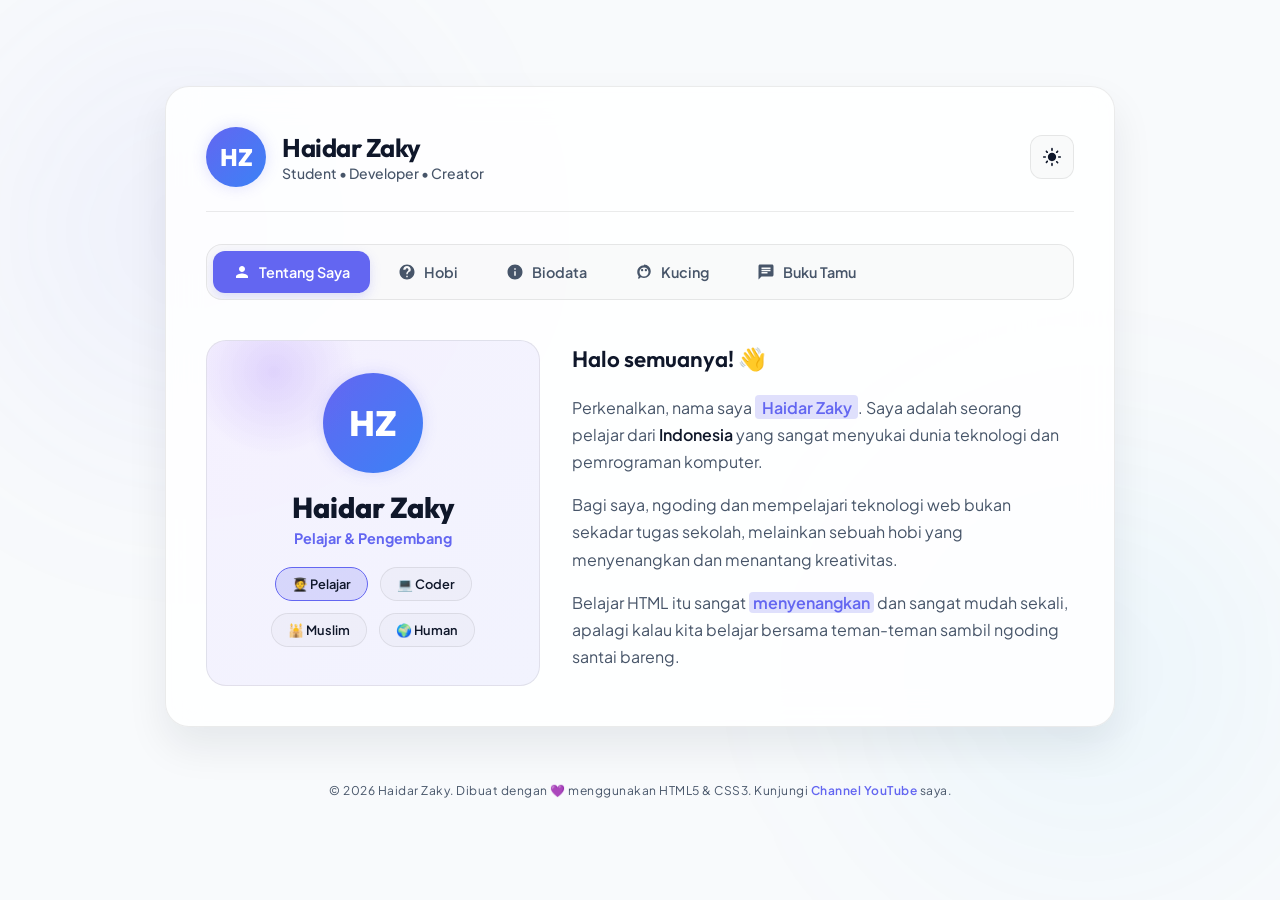
<file: my.html>
<!DOCTYPE html>
<html lang="id" data-theme="dark">

<head>
    <meta charset="UTF-8">
    <meta name="viewport" content="width=device-width, initial-scale=1.0">
    <meta name="description" content="Halaman perkenalan diri interaktif dan modern milik Haidar Zaky. Pelajari tentang hobi, biodata, dan galeri kucing kesayangan.">
    <title>Haidar Zaky</title>
    
    <!-- Google Fonts -->
    <link rel="preconnect" href="https://fonts.googleapis.com">
    <link rel="preconnect" href="https://fonts.gstatic.com" crossorigin>
    <link href="https://fonts.googleapis.com/css2?family=Outfit:wght@300;400;500;600;700;800&family=Plus+Jakarta+Sans:wght@300;400;500;600;700&display=swap" rel="stylesheet">
    <link rel="shortcut icon" href="hs-removebg-preview.png" type="image/x-icon">
    <style>
        /* CSS RESET & VARIABLES */
        :root[data-theme="dark"] {
            --bg-primary: #08090d;
            --bg-secondary: rgba(17, 18, 27, 0.8);
            --bg-glow: rgba(139, 92, 246, 0.12);
            --bg-glow-2: rgba(59, 130, 246, 0.1);
            --text-primary: #f3f4f6;
            --text-secondary: #9ca3af;
            --accent-color: #8b5cf6;
            --accent-glow: rgba(139, 92, 246, 0.3);
            --accent-hover: #a78bfa;
            --border-color: rgba(255, 255, 255, 0.08);
            --card-bg: rgba(255, 255, 255, 0.03);
            --card-hover: rgba(255, 255, 255, 0.06);
            --glass-blur: 16px;
            --shadow-primary: rgba(0, 0, 0, 0.4);
            --table-header: rgba(139, 92, 246, 0.15);
        }

        :root[data-theme="light"] {
            --bg-primary: #f8fafc;
            --bg-secondary: rgba(255, 255, 255, 0.85);
            --bg-glow: rgba(99, 102, 241, 0.08);
            --bg-glow-2: rgba(14, 165, 233, 0.06);
            --text-primary: #0f172a;
            --text-secondary: #475569;
            --accent-color: #6366f1;
            --accent-glow: rgba(99, 102, 241, 0.2);
            --accent-hover: #4f46e5;
            --border-color: rgba(0, 0, 0, 0.08);
            --card-bg: rgba(0, 0, 0, 0.02);
            --card-hover: rgba(0, 0, 0, 0.04);
            --glass-blur: 16px;
            --shadow-primary: rgba(15, 23, 42, 0.08);
            --table-header: rgba(99, 102, 241, 0.1);
        }

        * {
            margin: 0;
            padding: 0;
            box-sizing: border-box;
            font-family: 'Plus Jakarta Sans', sans-serif;
            transition: background-color 0.3s ease, border-color 0.3s ease;
        }

        body {
            background-color: var(--bg-primary);
            color: var(--text-primary);
            min-height: 100vh;
            display: flex;
            flex-direction: column;
            justify-content: center;
            align-items: center;
            overflow-x: hidden;
            position: relative;
            padding: 2rem 1rem;
        }

        /* BACKGROUND GLOW BLOBS */
        .glow-blob-1 {
            position: fixed;
            top: -10%;
            left: -10%;
            width: 50vw;
            height: 50vw;
            background: radial-gradient(circle, var(--bg-glow) 0%, transparent 70%);
            filter: blur(80px);
            z-index: -1;
            pointer-events: none;
            border-radius: 50%;
        }

        .glow-blob-2 {
            position: fixed;
            bottom: -10%;
            right: -10%;
            width: 50vw;
            height: 50vw;
            background: radial-gradient(circle, var(--bg-glow-2) 0%, transparent 70%);
            filter: blur(80px);
            z-index: -1;
            pointer-events: none;
            border-radius: 50%;
        }

        /* MAIN GLASS CARD */
        .main-container {
            width: 100%;
            max-width: 950px;
            background: var(--bg-secondary);
            backdrop-filter: blur(var(--glass-blur));
            -webkit-backdrop-filter: blur(var(--glass-blur));
            border: 1px solid var(--border-color);
            border-radius: 24px;
            box-shadow: 0 20px 40px var(--shadow-primary);
            padding: 2.5rem;
            z-index: 1;
            overflow: hidden;
            animation: containerAppear 0.8s cubic-bezier(0.16, 1, 0.3, 1) forwards;
        }

        @keyframes containerAppear {
            from {
                opacity: 0;
                transform: translateY(30px);
            }
            to {
                opacity: 1;
                transform: translateY(0);
            }
        }

        /* HEADER SECTION */
        header {
            display: flex;
            justify-content: space-between;
            align-items: center;
            margin-bottom: 2rem;
            border-bottom: 1px solid var(--border-color);
            padding-bottom: 1.5rem;
        }

        .profile-brand {
            display: flex;
            align-items: center;
            gap: 1rem;
        }

        .avatar-initial {
            width: 60px;
            height: 60px;
            border-radius: 50%;
            background: linear-gradient(135deg, var(--accent-color), #3b82f6);
            display: flex;
            justify-content: center;
            align-items: center;
            font-family: 'Outfit', sans-serif;
            font-weight: 800;
            font-size: 1.5rem;
            color: #ffffff;
            box-shadow: 0 0 15px var(--accent-glow);
            animation: float 4s ease-in-out infinite;
        }

        @keyframes float {
            0%, 100% { transform: translateY(0); }
            50% { transform: translateY(-6px); }
        }

        .brand-text h1 {
            font-family: 'Outfit', sans-serif;
            font-size: 1.6rem;
            font-weight: 700;
            letter-spacing: -0.5px;
        }

        .brand-text p {
            font-size: 0.875rem;
            color: var(--text-secondary);
            font-weight: 500;
        }

        /* CONTROLS (THEME TOGGLE) */
        .controls {
            display: flex;
            gap: 0.75rem;
        }

        .btn-theme {
            background: var(--card-bg);
            border: 1px solid var(--border-color);
            color: var(--text-primary);
            width: 44px;
            height: 44px;
            border-radius: 12px;
            cursor: pointer;
            display: flex;
            justify-content: center;
            align-items: center;
            transition: all 0.3s cubic-bezier(0.4, 0, 0.2, 1);
        }

        .btn-theme:hover {
            background: var(--accent-color);
            color: #ffffff;
            border-color: var(--accent-color);
            transform: scale(1.05);
            box-shadow: 0 4px 12px var(--accent-glow);
        }

        .btn-theme svg {
            width: 20px;
            height: 20px;
            fill: currentColor;
        }

        /* TAB NAVIGATION */
        .tab-navigation {
            display: flex;
            gap: 0.5rem;
            background: var(--card-bg);
            padding: 0.375rem;
            border-radius: 16px;
            border: 1px solid var(--border-color);
            margin-bottom: 2.5rem;
            overflow-x: auto;
            scrollbar-width: none; /* Firefox */
        }

        .tab-navigation::-webkit-scrollbar {
            display: none; /* Safari & Chrome */
        }

        .tab-btn {
            background: transparent;
            border: none;
            outline: none;
            color: var(--text-secondary);
            padding: 0.75rem 1.25rem;
            border-radius: 12px;
            cursor: pointer;
            font-weight: 600;
            font-size: 0.9rem;
            white-space: nowrap;
            display: flex;
            align-items: center;
            gap: 0.5rem;
            transition: all 0.25s ease;
        }

        .tab-btn:hover {
            color: var(--text-primary);
            background: var(--card-hover);
        }

        .tab-btn.active {
            color: #ffffff;
            background: var(--accent-color);
            box-shadow: 0 4px 12px var(--accent-glow);
        }

        .tab-btn svg {
            width: 18px;
            height: 18px;
            fill: currentColor;
        }

        /* TAB CONTENT SECTIONS */
        .tab-content {
            display: none;
            animation: slideUp 0.5s cubic-bezier(0.16, 1, 0.3, 1) forwards;
        }

        .tab-content.active {
            display: block;
        }

        @keyframes slideUp {
            from {
                opacity: 0;
                transform: translateY(20px);
            }
            to {
                opacity: 1;
                transform: translateY(0);
            }
        }

        /* ABOUT SECTION */
        .about-grid {
            display: grid;
            grid-template-columns: 1fr;
            gap: 2rem;
        }

        .hero-banner {
            background: linear-gradient(135deg, rgba(139, 92, 246, 0.08) 0%, rgba(99, 102, 241, 0.08) 100%);
            border: 1px solid var(--border-color);
            border-radius: 20px;
            padding: 2rem;
            text-align: center;
            position: relative;
            overflow: hidden;
        }

        .hero-banner::before {
            content: '';
            position: absolute;
            top: -20%;
            left: -10%;
            width: 200px;
            height: 200px;
            background: radial-gradient(circle, rgba(139, 92, 246, 0.2) 0%, transparent 60%);
            pointer-events: none;
        }

        .badge-container {
            display: flex;
            flex-wrap: wrap;
            justify-content: center;
            gap: 0.75rem;
            margin-top: 1.25rem;
        }

        .badge {
            background: var(--card-bg);
            border: 1px solid var(--border-color);
            color: var(--text-primary);
            padding: 0.5rem 1rem;
            border-radius: 30px;
            font-size: 0.8rem;
            font-weight: 600;
            display: flex;
            align-items: center;
            gap: 0.5rem;
        }

        .badge-accent {
            background: var(--accent-glow);
            border-color: var(--accent-color);
            color: var(--text-primary);
        }

        .about-text {
            line-height: 1.7;
            color: var(--text-secondary);
        }

        .about-text h3 {
            font-family: 'Outfit', sans-serif;
            color: var(--text-primary);
            font-size: 1.4rem;
            margin-bottom: 1rem;
            font-weight: 600;
        }

        .about-text p {
            margin-bottom: 1rem;
        }

        .about-highlight {
            font-weight: 600;
            color: var(--accent-color);
            background: var(--accent-glow);
            padding: 0.1rem 0.4rem;
            border-radius: 4px;
        }

        /* HOBBIES SECTION */
        .hobbies-grid {
            display: grid;
            grid-template-columns: repeat(auto-fill, minmax(200px, 1fr));
            gap: 1.25rem;
        }

        .hobby-card {
            background: var(--card-bg);
            border: 1px solid var(--border-color);
            border-radius: 18px;
            padding: 1.5rem;
            text-align: center;
            cursor: pointer;
            transition: all 0.3s cubic-bezier(0.25, 0.8, 0.25, 1);
            position: relative;
            overflow: hidden;
        }

        .hobby-card::before {
            content: '';
            position: absolute;
            top: 0;
            left: 0;
            width: 100%;
            height: 4px;
            background: linear-gradient(90deg, var(--accent-color), #3b82f6);
            transform: scaleX(0);
            transform-origin: left;
            transition: transform 0.3s ease;
        }

        .hobby-card:hover {
            transform: translateY(-8px);
            background: var(--card-hover);
            border-color: var(--accent-color);
            box-shadow: 0 10px 20px var(--shadow-primary);
        }

        .hobby-card:hover::before {
            transform: scaleX(1);
        }

        .hobby-icon {
            width: 54px;
            height: 54px;
            border-radius: 12px;
            background: var(--bg-primary);
            display: flex;
            justify-content: center;
            align-items: center;
            margin: 0 auto 1.25rem;
            color: var(--accent-color);
            border: 1px solid var(--border-color);
            transition: all 0.3s ease;
        }

        .hobby-card:hover .hobby-icon {
            background: var(--accent-color);
            color: #ffffff;
            box-shadow: 0 4px 10px var(--accent-glow);
        }

        .hobby-icon svg {
            width: 26px;
            height: 26px;
            fill: currentColor;
        }

        .hobby-card h4 {
            font-family: 'Outfit', sans-serif;
            font-size: 1.1rem;
            margin-bottom: 0.5rem;
            font-weight: 600;
        }

        .hobby-card p {
            font-size: 0.8rem;
            color: var(--text-secondary);
            line-height: 1.4;
        }

        .hobby-tracker {
            margin-top: 1rem;
            font-size: 0.75rem;
            font-weight: 700;
            color: var(--accent-color);
            background: var(--accent-glow);
            padding: 0.25rem 0.5rem;
            border-radius: 20px;
            display: inline-block;
        }

        /* BIODATA SECTION */
        .biodata-container {
            overflow: hidden;
            border-radius: 16px;
            border: 1px solid var(--border-color);
            box-shadow: 0 4px 12px var(--shadow-primary);
        }

        .bio-table {
            width: 100%;
            border-collapse: collapse;
            text-align: left;
        }

        .bio-table th, .bio-table td {
            padding: 1rem 1.25rem;
            border-bottom: 1px solid var(--border-color);
        }

        .bio-table th {
            background-color: var(--table-header);
            font-family: 'Outfit', sans-serif;
            font-weight: 700;
            color: var(--text-primary);
            width: 30%;
        }

        .bio-table td {
            background-color: var(--bg-secondary);
            color: var(--text-secondary);
            font-weight: 500;
        }

        .bio-table tr:last-child th, .bio-table tr:last-child td {
            border-bottom: none;
        }

        .bio-table td mark {
            background-color: var(--accent-glow);
            color: var(--accent-color);
            padding: 0.1rem 0.4rem;
            border-radius: 4px;
            font-weight: 600;
        }

        /* CAT GALLERY SECTION */
        .cat-showcase {
            display: grid;
            grid-template-columns: 1fr;
            gap: 2rem;
            align-items: center;
        }

        @media (min-width: 768px) {
            .cat-showcase {
                grid-template-columns: 1.2fr 1fr;
            }
            .about-grid {
                grid-template-columns: 1.2fr 1.8fr;
            }
        }

        .cat-polaroid {
            background: #ffffff;
            padding: 1.25rem;
            box-shadow: 0 15px 30px rgba(0,0,0,0.25);
            border-radius: 4px;
            transform: rotate(-3deg);
            transition: all 0.4s cubic-bezier(0.175, 0.885, 0.32, 1.275);
            max-width: 350px;
            margin: 0 auto;
            cursor: pointer;
        }

        .cat-polaroid:hover {
            transform: rotate(1deg) scale(1.05);
            box-shadow: 0 25px 40px rgba(0,0,0,0.35);
        }

        .cat-frame {
            width: 100%;
            height: 380px;
            overflow: hidden;
            background: #f1f5f9;
            border: 1px solid #e2e8f0;
            position: relative;
        }

        .cat-frame img {
            width: 100%;
            height: 100%;
            object-fit: cover;
            transition: transform 0.6s cubic-bezier(0.25, 1, 0.5, 1);
        }

        .cat-polaroid:hover .cat-frame img {
            transform: scale(1.08);
        }

        .cat-caption {
            font-family: 'Outfit', sans-serif;
            font-weight: 700;
            color: #1e293b;
            text-align: center;
            font-size: 1.1rem;
            margin-top: 1rem;
            letter-spacing: -0.5px;
        }

        .cat-caption span {
            display: block;
            font-size: 0.75rem;
            color: #64748b;
            font-weight: 500;
            margin-top: 0.25rem;
        }

        .cat-info {
            display: flex;
            flex-direction: column;
            gap: 1.25rem;
        }

        .cat-info h3 {
            font-family: 'Outfit', sans-serif;
            font-size: 1.8rem;
            font-weight: 700;
        }

        .cat-info p {
            color: var(--text-secondary);
            line-height: 1.6;
        }

        .btn-pet {
            background: linear-gradient(135deg, var(--accent-color) 0%, #3b82f6 100%);
            color: #ffffff;
            border: none;
            padding: 0.75rem 1.5rem;
            border-radius: 12px;
            font-weight: 700;
            font-size: 0.95rem;
            cursor: pointer;
            display: flex;
            align-items: center;
            justify-content: center;
            gap: 0.5rem;
            transition: all 0.3s ease;
            box-shadow: 0 4px 15px var(--accent-glow);
            align-self: flex-start;
        }

        .btn-pet:hover {
            transform: translateY(-2px);
            box-shadow: 0 8px 20px var(--accent-glow);
        }

        .btn-pet:active {
            transform: translateY(0);
        }

        .btn-pet svg {
            width: 18px;
            height: 18px;
            fill: currentColor;
        }

        .meow-counter {
            font-weight: 700;
            color: var(--accent-color);
            background: var(--accent-glow);
            padding: 0.25rem 0.5rem;
            border-radius: 20px;
            font-size: 0.8rem;
        }

        /* GUESTBOOK SECTION */
        .guestbook-container {
            display: grid;
            grid-template-columns: 1fr;
            gap: 2rem;
        }

        @media (min-width: 768px) {
            .guestbook-container {
                grid-template-columns: 1fr 1.2fr;
            }
        }

        .guestbook-form {
            display: flex;
            flex-direction: column;
            gap: 1.25rem;
            background: var(--card-bg);
            border: 1px solid var(--border-color);
            border-radius: 20px;
            padding: 1.5rem;
        }

        .guestbook-form h3 {
            font-family: 'Outfit', sans-serif;
            font-size: 1.2rem;
            font-weight: 700;
        }

        .input-group {
            display: flex;
            flex-direction: column;
            gap: 0.5rem;
        }

        .input-group label {
            font-size: 0.8rem;
            font-weight: 700;
            color: var(--text-secondary);
        }

        .input-group input, .input-group textarea {
            background: var(--bg-primary);
            border: 1px solid var(--border-color);
            border-radius: 10px;
            padding: 0.75rem 1rem;
            color: var(--text-primary);
            font-size: 0.9rem;
            outline: none;
            width: 100%;
            transition: all 0.25s ease;
        }

        .input-group input:focus, .input-group textarea:focus {
            border-color: var(--accent-color);
            box-shadow: 0 0 0 3px var(--accent-glow);
        }

        .btn-submit {
            background: var(--accent-color);
            color: #ffffff;
            border: none;
            padding: 0.75rem;
            border-radius: 10px;
            font-weight: 700;
            font-size: 0.9rem;
            cursor: pointer;
            transition: all 0.3s ease;
            box-shadow: 0 4px 10px var(--accent-glow);
        }

        .btn-submit:hover {
            background: var(--accent-hover);
            transform: translateY(-2px);
        }

        .guestbook-list {
            display: flex;
            flex-direction: column;
            gap: 1rem;
            max-height: 400px;
            overflow-y: auto;
            padding-right: 0.5rem;
        }

        .guestbook-list::-webkit-scrollbar {
            width: 6px;
        }

        .guestbook-list::-webkit-scrollbar-track {
            background: transparent;
        }

        .guestbook-list::-webkit-scrollbar-thumb {
            background: var(--border-color);
            border-radius: 10px;
        }

        .guestbook-list::-webkit-scrollbar-thumb:hover {
            background: var(--text-secondary);
        }

        .msg-card {
            background: var(--card-bg);
            border: 1px solid var(--border-color);
            padding: 1.25rem;
            border-radius: 14px;
            position: relative;
            animation: slideUp 0.4s cubic-bezier(0.16, 1, 0.3, 1) forwards;
        }

        .msg-header {
            display: flex;
            justify-content: space-between;
            align-items: center;
            margin-bottom: 0.5rem;
        }

        .msg-name {
            font-family: 'Outfit', sans-serif;
            font-weight: 700;
            font-size: 0.95rem;
            color: var(--text-primary);
        }

        .msg-date {
            font-size: 0.7rem;
            color: var(--text-secondary);
        }

        .msg-text {
            font-size: 0.85rem;
            line-height: 1.5;
            color: var(--text-secondary);
        }

        .guestbook-empty {
            text-align: center;
            color: var(--text-secondary);
            font-size: 0.85rem;
            padding: 2rem 0;
            opacity: 0.7;
        }

        .guestbook-actions {
            display: flex;
            justify-content: space-between;
            align-items: center;
        }

        .btn-clear {
            background: transparent;
            border: 1px dashed var(--border-color);
            color: var(--text-secondary);
            padding: 0.35rem 0.75rem;
            border-radius: 6px;
            font-size: 0.75rem;
            font-weight: 600;
            cursor: pointer;
            transition: all 0.2s ease;
        }

        .btn-clear:hover {
            color: #ef4444;
            border-color: #ef4444;
            background: rgba(239, 68, 68, 0.05);
        }

        /* FOOTER */
        footer {
            margin-top: 2.5rem;
            text-align: center;
            width: 100%;
            max-width: 950px;
            z-index: 1;
            padding: 1rem 0;
        }

        footer p {
            font-size: 0.75rem;
            color: var(--text-secondary);
            letter-spacing: 0.5px;
        }

        footer a {
            color: var(--accent-color);
            text-decoration: none;
            font-weight: 600;
            transition: color 0.2s ease;
        }

        footer a:hover {
            color: var(--accent-hover);
            text-decoration: underline;
        }
    </style>
</head>

<body>
    <!-- Glow Background Elements -->
    <div class="glow-blob-1"></div>
    <div class="glow-blob-2"></div>

    <div class="main-container">
        <!-- HEADER -->
        <header>
            <div class="profile-brand">
                <div class="avatar-initial">HZ</div>
                <div class="brand-text">
                    <h1>Haidar Zaky</h1>
                    <p>Student • Developer • Creator</p>
                </div>
            </div>
            <div class="controls">
                <button class="btn-theme" id="theme-toggle" title="Ubah Tema" aria-label="Ubah Tema">
                    <!-- Sun Icon (Default hidden on Dark Mode) -->
                    <svg id="theme-sun" style="display:none;" viewBox="0 0 24 24">
                        <path d="M12 7c-2.76 0-5 2.24-5 5s2.24 5 5 5 5-2.24 5-5-2.24-5-5-5zM2 13h2c.55 0 1-.45 1-1s-.45-1-1-1H2c-.55 0-1 .45-1 1s.45 1 1 1zm18 0h2c.55 0 1-.45 1-1s-.45-1-1-1h-2c-.55 0-1 .45-1 1s.45 1 1 1zM11 2v2c0 .55.45 1 1 1s1-.45 1-1V2c0-.55-.45-1-1-1s-1 .45-1 1zm0 18v2c0 .55.45 1 1 1s1-.45 1-1v-2c0-.55-.45-1-1-1s-1 .45-1 1zM5.99 4.58c-.39-.39-1.03-.39-1.41 0s-.39 1.03 0 1.41l1.06 1.06c.39.39 1.03.39 1.41 0s.39-1.03 0-1.41L5.99 4.58zm12.37 12.37c-.39-.39-1.03-.39-1.41 0s-.39 1.03 0 1.41l1.06 1.06c.39.39 1.03.39 1.41 0s.39-1.03 0-1.41l-1.06-1.06zm1.06-10.96c.39-.39.39-1.03 0-1.41s-1.03-.39-1.41 0l-1.06 1.06c-.39.39-.39 1.03 0 1.41s1.03.39 1.41 0l1.06-1.06zM7.05 18.01c.39-.39.39-1.03 0-1.41s-1.03-.39-1.41 0l-1.06 1.06c-.39.39-.39 1.03 0 1.41s1.03.39 1.41 0l1.06-1.06z"/>
                    </svg>
                    <!-- Moon Icon (Default visible on Dark Mode) -->
                    <svg id="theme-moon" viewBox="0 0 24 24">
                        <path d="M12.3 22h-.1c-5.5 0-10-4.5-10-10C2.2 6.8 6.4 2.5 11.8 2c.5 0 .8.3.8.8v.2c-.3.7-.4 1.4-.4 2.2 0 4.4 3.6 8 8 8 .8 0 1.5-.1 2.2-.4.2 0 .4.1.5.3.2.2.2.5.1.7-1.4 4.8-5.8 8.2-10.7 8.2zm-6.1-10c0 3.3 2.7 6 6 6 2.8 0 5.2-2 5.8-4.7-.6.2-1.3.3-2 .3-5.5 0-10-4.5-10-10 0-.7.1-1.4.3-2C7.7 2.3 6.2 4.7 6.2 12z"/>
                    </svg>
                </button>
            </div>
        </header>

        <!-- NAVIGATION TABS -->
        <nav class="tab-navigation">
            <button class="tab-btn active" data-tab="about">
                <!-- User Icon -->
                <svg viewBox="0 0 24 24"><path d="M12 12c2.21 0 4-1.79 4-4s-1.79-4-4-4-4 1.79-4 4 1.79 4 4 4zm0 2c-2.67 0-8 1.34-8 4v2h16v-2c0-2.66-5.33-4-8-4z"/></svg>
                Tentang Saya
            </button>
            <button class="tab-btn" data-tab="hobbies">
                <!-- Hobby Icon -->
                <svg viewBox="0 0 24 24"><path d="M12 2C6.48 2 2 6.48 2 12s4.48 10 10 10 10-4.48 10-10S17.52 2 12 2zm1 17h-2v-2h2v2zm2.07-7.75l-.9.92C13.45 12.9 13 13.5 13 15h-2v-.5c0-1.1.45-2.1 1.17-2.83l1.24-1.26c.37-.36.59-.86.59-1.41 0-1.1-.9-2-2-2s-2 .9-2 2H7c0-2.76 2.24-5 5-5s5 2.24 5 5c0 1.04-.42 1.99-1.07 2.75z"/></svg>
                Hobi
            </button>
            <button class="tab-btn" data-tab="biodata">
                <!-- Info Icon -->
                <svg viewBox="0 0 24 24"><path d="M12 2C6.48 2 2 6.48 2 12s4.48 10 10 10 10-4.48 10-10S17.52 2 12 2zm1 15h-2v-6h2v6zm0-8h-2V7h2v2z"/></svg>
                Biodata
            </button>
            <button class="tab-btn" data-tab="cat">
                <!-- Cat Icon -->
                <svg viewBox="0 0 24 24"><path d="M12 2C6.48 2 2 6.48 2 12s4.48 10 10 10 10-4.48 10-10S17.52 2 12 2zm1 15h-2v-2h2v2zm0-4h-2V7h2v6z" style="display:none;"/><path d="M12 3c-4.97 0-9 4.03-9 9 0 2.12.74 4.07 1.97 5.61L4.35 19.4c-.39.39-.39 1.02 0 1.41.39.39 1.02.39 1.41 0l1.9-1.9C9.17 19.59 10.53 20 12 20c4.97 0 9-4.03 9-9 0-4.97-4.03-9-9-9zm0 15c-3.31 0-6-2.69-6-6s2.69-6 6-6 6 2.69 6 6-2.69 6-6 6zm-2.5-7c-.83 0-1.5-.67-1.5-1.5S8.67 8 9.5 8s1.5.67 1.5 1.5-.67 1.5-1.5 1.5zm5 0c-.83 0-1.5-.67-1.5-1.5S13.67 8 14.5 8s1.5.67 1.5 1.5-.67 1.5-1.5 1.5z"/></svg>
                Kucing
            </button>
            <button class="tab-btn" data-tab="guestbook">
                <!-- Message Icon -->
                <svg viewBox="0 0 24 24"><path d="M20 2H4c-1.1 0-1.99.9-1.99 2L2 22l4-4h14c1.1 0 2-.9 2-2V4c0-1.1-.9-2-2-2zM6 9h12v2H6V9zm8 5H6v-2h8v2zm4-6H6V6h12v2z"/></svg>
                Buku Tamu
            </button>
        </nav>

        <!-- SECTION: ABOUT -->
        <section class="tab-content active" id="about-section">
            <div class="about-grid">
                <div class="hero-banner">
                    <div class="avatar-initial" style="width:100px; height:100px; font-size: 2.2rem; margin: 0 auto 1rem;">HZ</div>
                    <h2 style="font-family:'Outfit'; font-weight:800; font-size:1.8rem; margin-bottom: 0.25rem;">Haidar Zaky</h2>
                    <p style="color:var(--accent-color); font-weight:700; font-size:0.9rem; margin-bottom:1rem;">Pelajar & Pengembang</p>
                    <div class="badge-container">
                        <span class="badge badge-accent">🧑‍🎓 Pelajar</span>
                        <span class="badge">💻 Coder</span>
                        <span class="badge">🕌 Muslim</span>
                        <span class="badge">🌍 Human</span>
                    </div>
                </div>
                <div class="about-text">
                    <h3>Halo semuanya! 👋</h3>
                    <p>Perkenalkan, nama saya <span class="about-highlight">Haidar Zaky</span>. Saya adalah seorang pelajar dari <span style="color: var(--text-primary); font-weight: 600;">Indonesia</span> yang sangat menyukai dunia teknologi dan pemrograman komputer.</p>
                    <p>Bagi saya, ngoding dan mempelajari teknologi web bukan sekadar tugas sekolah, melainkan sebuah hobi yang menyenangkan dan menantang kreativitas.</p>
                    <p>Belajar HTML itu sangat <mark style="background:var(--accent-glow); color:var(--accent-color); padding:0 4px; border-radius:4px; font-weight:600;">menyenangkan</mark> dan sangat mudah sekali, apalagi kalau kita belajar bersama teman-teman sambil ngoding santai bareng.</p>
                </div>
            </div>
        </section>

        <!-- SECTION: HOBBIES -->
        <section class="tab-content" id="hobbies-section">
            <div style="margin-bottom: 1.5rem;">
                <h2 style="font-family:'Outfit'; font-weight:700; margin-bottom: 0.5rem;">Hobi & Aktivitas</h2>
                <p style="color:var(--text-secondary); font-size:0.9rem;">Berikut adalah beberapa aktivitas favorit saya. Klik kartu untuk menambah counter aktivitas!</p>
            </div>
            
            <div class="hobbies-grid">
                <!-- Hobi 1 -->
                <div class="hobby-card" onclick="incrementHobby('makan')">
                    <div class="hobby-icon">
                        <!-- Food Icon -->
                        <svg viewBox="0 0 24 24"><path d="M11 9H9V2H7v7H5V2H3v7c0 2.12 1.66 3.84 3.75 3.97V22h2.5v-9.03C11.34 12.84 13 11.12 13 9V2h-2v7zm8-3h-3V2h-2v12h3v8h2v-8h1c1.1 0 2-.9 2-2V9c0-1.66-1.34-3-3-3z"/></svg>
                    </div>
                    <h4>Makan</h4>
                    <p>Menjelajahi kuliner lezat untuk mengisi energi setelah seharian belajar.</p>
                    <div class="hobby-tracker">Porsi: <span id="hobby-makan-count">0</span></div>
                </div>

                <!-- Hobi 2 -->
                <div class="hobby-card" onclick="incrementHobby('tidur')">
                    <div class="hobby-icon">
                        <!-- Sleep Icon -->
                        <svg viewBox="0 0 24 24"><path d="M20 9.5c0-.8-.7-1.5-1.5-1.5H12v2h5v5h2v-4c.6 0 1-.4 1-1.5zm-11 3c0-.8-.7-1.5-1.5-1.5H3v6.5c0 .8.7 1.5 1.5 1.5H9c.8 0 1.5-.7 1.5-1.5V12.5zM2 20h20v-2H2v2zM12 4c-4.42 0-8 3.58-8 8h3c0-2.76 2.24-5 5-5s5 2.24 5 5h3c0-4.42-3.58-8-8-8z"/></svg>
                    </div>
                    <h4>Tidur</h4>
                    <p>Istirahat yang cukup sangat penting untuk menjaga kesehatan pikiran.</p>
                    <div class="hobby-tracker">Mimpi: <span id="hobby-tidur-count">0</span></div>
                </div>

                <!-- Hobi 3 -->
                <div class="hobby-card" onclick="incrementHobby('mandi')">
                    <div class="hobby-icon">
                        <!-- Bath Icon -->
                        <svg viewBox="0 0 24 24"><path d="M12 2C6.48 2 2 6.48 2 12s4.48 10 10 10 10-4.48 10-10S17.52 2 12 2zm0 18c-4.41 0-8-3.59-8-8 0-.29.02-.58.06-.86.99.37 2.11-.14 2.51-1.12.51 1.25 1.95 1.83 3.16 1.27.53 1.22 1.95 1.76 3.12 1.18.57 1.19 1.97 1.66 3.1 1.05.04.16.05.32.05.48 0 4.41-3.59 8-8 8z"/></svg>
                    </div>
                    <h4>Mandi</h4>
                    <p>Menyegarkan tubuh dan pikiran agar selalu siap fokus kembali.</p>
                    <div class="hobby-tracker">Segar: <span id="hobby-mandi-count">0</span>x</div>
                </div>

                <!-- Hobi 4 -->
                <div class="hobby-card" onclick="incrementHobby('belajar')">
                    <div class="hobby-icon">
                        <!-- Book Icon -->
                        <svg viewBox="0 0 24 24"><path d="M12 3L1 9l11 6 9-4.91V17h2V9L12 3zM5.47 12.18L12 15.74l6.53-3.56-6.53-3.56zM12 21.26l-6.53-3.56v-2.18L12 19.1l6.53-3.58v2.18L12 21.26z"/></svg>
                    </div>
                    <h4>Belajar</h4>
                    <p>Membaca, menulis kode, dan mengeksplorasi ilmu baru setiap hari.</p>
                    <div class="hobby-tracker">Level: <span id="hobby-belajar-count">0</span></div>
                </div>

                <!-- Hobi 5 -->
                <div class="hobby-card" onclick="incrementHobby('main')">
                    <div class="hobby-icon">
                        <!-- Game Icon -->
                        <svg viewBox="0 0 24 24"><path d="M21.58 7.19c-.37-.78-1.11-1.24-1.96-1.24H4.38c-.85 0-1.59.46-1.96 1.24L1 11.5v7c0 .83.67 1.5 1.5 1.5h1.5c.83 0 1.5-.67 1.5-1.5v-1h13v1c0 .83.67 1.5 1.5 1.5h1.5c.83 0 1.5-.67 1.5-1.5v-7l-1.42-4.31zM6.25 15c-.69 0-1.25-.56-1.25-1.25s.56-1.25 1.25-1.25 1.25.56 1.25 1.25-.56 1.25-1.25 1.25zm11.5 0c-.69 0-1.25-.56-1.25-1.25s.56-1.25 1.25-1.25 1.25.56 1.25 1.25-.56 1.25-1.25 1.25zM12 10.5c-.83 0-1.5-.67-1.5-1.5S11.17 7.5 12 7.5s1.5.67 1.5 1.5-.67 1.5-1.5 1.5z"/></svg>
                    </div>
                    <h4>Main Game</h4>
                    <p>Mencari kesenangan dan mengasah reflex lewat permainan interaktif.</p>
                    <div class="hobby-tracker">Skor: <span id="hobby-main-count">0</span></div>
                </div>
            </div>
        </section>

        <!-- SECTION: BIODATA -->
        <section class="tab-content" id="biodata-section">
            <div style="margin-bottom: 1.5rem;">
                <h2 style="font-family:'Outfit'; font-weight:700; margin-bottom: 0.5rem;">Biodata Resmi</h2>
                <p style="color:var(--text-secondary); font-size:0.9rem;">Informasi pribadi terperinci mengenai profile saya.</p>
            </div>
            
            <div class="biodata-container">
                <table class="bio-table">
                    <tr>
                        <th>Nama Lengkap</th>
                        <td>Haidar Zaky</td>
                    </tr>
                    <tr>
                        <th>Pendidikan</th>
                        <td>Pelajar (Student)</td>
                    </tr>
                    <tr>
                        <th>Asal Negara</th>
                        <td><mark>Indonesia 🇮🇩</mark></td>
                    </tr>
                    <tr>
                        <th>Tanggal Lahir</th>
                        <td>02 Desember 2009 (02.12.09)</td>
                    </tr>
                    <tr>
                        <th>Spesialisasi</th>
                        <td>Front-End HTML & CSS</td>
                    </tr>
                    <tr>
                        <th>Keyakinan</th>
                        <td>Muslim (Islam)</td>
                    </tr>
                    <tr>
                        <th>Spesies</th>
                        <td>Manusia (Human) 🌍</td>
                    </tr>
                </table>
            </div>
        </section>

        <!-- SECTION: CAT -->
        <section class="tab-content" id="cat-section">
            <div class="cat-showcase">
                <div>
                    <div class="cat-polaroid" onclick="meowEffects()">
                        <div class="cat-frame">
                            <img src="cattttt.jpg" alt="Kucing Kesayangan Haidar" id="cat-img">
                        </div>
                        <div class="cat-caption">
                            Si Meong
                            <span>Asisten Coding Terbaik Haidar</span>
                        </div>
                    </div>
                </div>
                <div class="cat-info">
                    <h3>Meet My Assistant! 🐾</h3>
                    <p>Ini adalah kucing kesayangan saya yang selalu menemani di kala saya sedang asyik menulis kode HTML dan CSS larut malam.</p>
                    <p>Dia bertindak sebagai <em>quality assurance</em> yang akan mengeong keras jika ada sintaks tag HTML yang lupa ditutup.</p>
                    
                    <button class="btn-pet" id="pet-button" onclick="petTheCat()">
                        <!-- Paw Icon -->
                        <svg viewBox="0 0 24 24"><path d="M12 14c-1.66 0-3 1.34-3 3 0 2 2 3.5 3 4.5 1-1 3-2.5 3-4.5 0-1.66-1.34-3-3-3zm-5.5-2c-.83 0-1.5-.67-1.5-1.5S5.67 9 6.5 9s1.5.67 1.5 1.5-.67 1.5-1.5 1.5zm11 0c-.83 0-1.5-.67-1.5-1.5S16.67 9 17.5 9s1.5.67 1.5 1.5-.67 1.5-1.5 1.5zM12 2C8.69 2 6 4.69 6 8c0 1.76.75 3.33 1.95 4.45L12 16.5l4.05-4.05C17.25 11.33 18 9.76 18 8c0-3.31-2.69-6-6-6z"/></svg>
                        Elus Kucing 
                        <span class="meow-counter" id="meow-count">0 Elusan</span>
                    </button>
                </div>
            </div>
        </section>

        <!-- SECTION: GUESTBOOK -->
        <section class="tab-content" id="guestbook-section">
            <div style="margin-bottom: 1.5rem;">
                <h2 style="font-family:'Outfit'; font-weight:700; margin-bottom: 0.5rem;">Buku Tamu Interaktif</h2>
                <p style="color:var(--text-secondary); font-size:0.9rem;">Tinggalkan pesan kesan Anda untuk halaman web ini!</p>
            </div>
            
            <div class="guestbook-container">
                <div>
                    <form class="guestbook-form" id="guestbook-form" onsubmit="handleGuestbookSubmit(event)">
                        <h3>Tulis Pesan</h3>
                        <div class="input-group">
                            <label for="input-name">Nama Anda</label>
                            <input type="text" id="input-name" placeholder="Masukkan nama Anda..." required maxlength="30">
                        </div>
                        <div class="input-group">
                            <label for="input-msg">Pesan</label>
                            <textarea id="input-msg" rows="4" placeholder="Tuliskan pesan atau saran Anda di sini..." required maxlength="200"></textarea>
                        </div>
                        <button type="submit" class="btn-submit">Kirim Pesan</button>
                    </form>
                </div>
                <div>
                    <div class="guestbook-actions" style="margin-bottom: 1rem;">
                        <h4 style="font-family:'Outfit'; font-weight:700;">Daftar Pesan</h4>
                        <button class="btn-clear" onclick="clearGuestbook()">Hapus Semua</button>
                    </div>
                    <div class="guestbook-list" id="guestbook-list">
                        <!-- Pesan akan terisi secara dinamis di sini -->
                    </div>
                </div>
            </div>
        </section>
    </div>

    <!-- FOOTER -->
    <footer>
        <p>© 2026 Haidar Zaky. Dibuat dengan 💜 menggunakan HTML5 & CSS3. Kunjungi <a href="https://www.youtube.com/" target="_blank" rel="noopener noreferrer">Channel YouTube</a> saya.</p>
    </footer>

    <!-- JAVASCRIPT FOR INTERACTVITY -->
    <script>
        // 1. THEME TOGGLER (DARK/LIGHT MODE)
        const themeToggleBtn = document.getElementById('theme-toggle');
        const sunIcon = document.getElementById('theme-sun');
        const moonIcon = document.getElementById('theme-moon');

        // Check local storage or system preference
        const savedTheme = localStorage.getItem('theme') || 
            (window.matchMedia('(prefers-color-scheme: light)').matches ? 'light' : 'dark');
        
        setTheme(savedTheme);

        themeToggleBtn.addEventListener('click', () => {
            const currentTheme = document.documentElement.getAttribute('data-theme');
            const newTheme = currentTheme === 'dark' ? 'light' : 'dark';
            setTheme(newTheme);
        });

        function setTheme(theme) {
            document.documentElement.setAttribute('data-theme', theme);
            localStorage.setItem('theme', theme);
            if (theme === 'light') {
                sunIcon.style.display = 'block';
                moonIcon.style.display = 'none';
            } else {
                sunIcon.style.display = 'none';
                moonIcon.style.display = 'block';
            }
        }

        // 2. TAB SWITCHER
        const tabButtons = document.querySelectorAll('.tab-btn');
        const tabContents = document.querySelectorAll('.tab-content');

        tabButtons.forEach(button => {
            button.addEventListener('click', () => {
                const targetTab = button.getAttribute('data-tab');

                // Update active button
                tabButtons.forEach(btn => btn.classList.remove('active'));
                button.classList.add('active');

                // Update active content
                tabContents.forEach(content => {
                    content.classList.remove('active');
                    if (content.id === `${targetTab}-section`) {
                        content.classList.add('active');
                    }
                });
            });
        });

        // 3. HOBBY TRACKER
        const hobbies = ['makan', 'tidur', 'mandi', 'belajar', 'main'];
        hobbies.forEach(hobby => {
            const storedVal = localStorage.getItem(`hobby-${hobby}`) || 0;
            document.getElementById(`hobby-${hobby}-count`).textContent = storedVal;
        });

        function incrementHobby(hobby) {
            let currentVal = parseInt(localStorage.getItem(`hobby-${hobby}`) || 0);
            currentVal += 1;
            localStorage.setItem(`hobby-${hobby}`, currentVal);
            document.getElementById(`hobby-${hobby}-count`).textContent = currentVal;
            
            // Add a temporary pop scaling animation to the count element
            const element = document.getElementById(`hobby-${hobby}-count`);
            element.style.transform = 'scale(1.3)';
            element.style.display = 'inline-block';
            element.style.transition = 'transform 0.1s ease';
            setTimeout(() => {
                element.style.transform = 'scale(1)';
            }, 100);
        }

        // 4. PET THE CAT INTERACTION
        let petCount = parseInt(localStorage.getItem('pet-count') || 0);
        document.getElementById('meow-count').textContent = `${petCount} Elusan`;

        function petTheCat() {
            petCount += 1;
            localStorage.setItem('pet-count', petCount);
            document.getElementById('meow-count').textContent = `${petCount} Elusan`;
            
            // Play meow-effect animation on cat photo
            meowEffects();
        }

        function meowEffects() {
            const catImg = document.getElementById('cat-img');
            
            // Add rotation/shake to cat image
            catImg.style.transform = 'scale(1.05) rotate(2deg)';
            catImg.style.transition = 'transform 0.15s ease';
            
            setTimeout(() => {
                catImg.style.transform = 'scale(1) rotate(0deg)';
            }, 150);
        }

        // 5. GUESTBOOK FUNCTIONALITY
        let guestbookData = JSON.parse(localStorage.getItem('guestbook') || '[]');

        function displayGuestbook() {
            const listContainer = document.getElementById('guestbook-list');
            listContainer.innerHTML = '';

            if (guestbookData.length === 0) {
                listContainer.innerHTML = `<div class="guestbook-empty">Belum ada pesan. Jadilah yang pertama meninggalkan kesan!</div>`;
                return;
            }

            // Render from newest to oldest
            [...guestbookData].reverse().forEach(data => {
                const card = document.createElement('div');
                card.className = 'msg-card';
                card.innerHTML = `
                    <div class="msg-header">
                        <div class="msg-name">${escapeHTML(data.name)}</div>
                        <div class="msg-date">${data.date}</div>
                    </div>
                    <div class="msg-text">${escapeHTML(data.message)}</div>
                `;
                listContainer.appendChild(card);
            });
        }

        function handleGuestbookSubmit(event) {
            event.preventDefault();
            const nameInput = document.getElementById('input-name');
            const msgInput = document.getElementById('input-msg');

            const newEntry = {
                name: nameInput.value.trim(),
                message: msgInput.value.trim(),
                date: new Date().toLocaleDateString('id-ID', {
                    day: 'numeric',
                    month: 'short',
                    year: 'numeric',
                    hour: '2-digit',
                    minute: '2-digit'
                })
            };

            guestbookData.push(newEntry);
            localStorage.setItem('guestbook', JSON.stringify(guestbookData));
            displayGuestbook();

            // Clear inputs
            nameInput.value = '';
            msgInput.value = '';

            // Focus success animation
            const form = document.getElementById('guestbook-form');
            form.style.borderColor = 'var(--accent-color)';
            setTimeout(() => {
                form.style.borderColor = 'var(--border-color)';
            }, 1000);
        }

        function clearGuestbook() {
            if (confirm('Apakah Anda yakin ingin menghapus semua pesan di buku tamu?')) {
                guestbookData = [];
                localStorage.removeItem('guestbook');
                displayGuestbook();
            }
        }

        function escapeHTML(str) {
            return str.replace(/[&<>'"]/g, 
                tag => ({
                    '&': '&amp;',
                    '<': '&lt;',
                    '>': '&gt;',
                    "'": '&#39;',
                    '"': '&quot;'
                }[tag] || tag)
            );
        }

        // Initialize display
        displayGuestbook();
    </script>
</body>

</html>
</file>
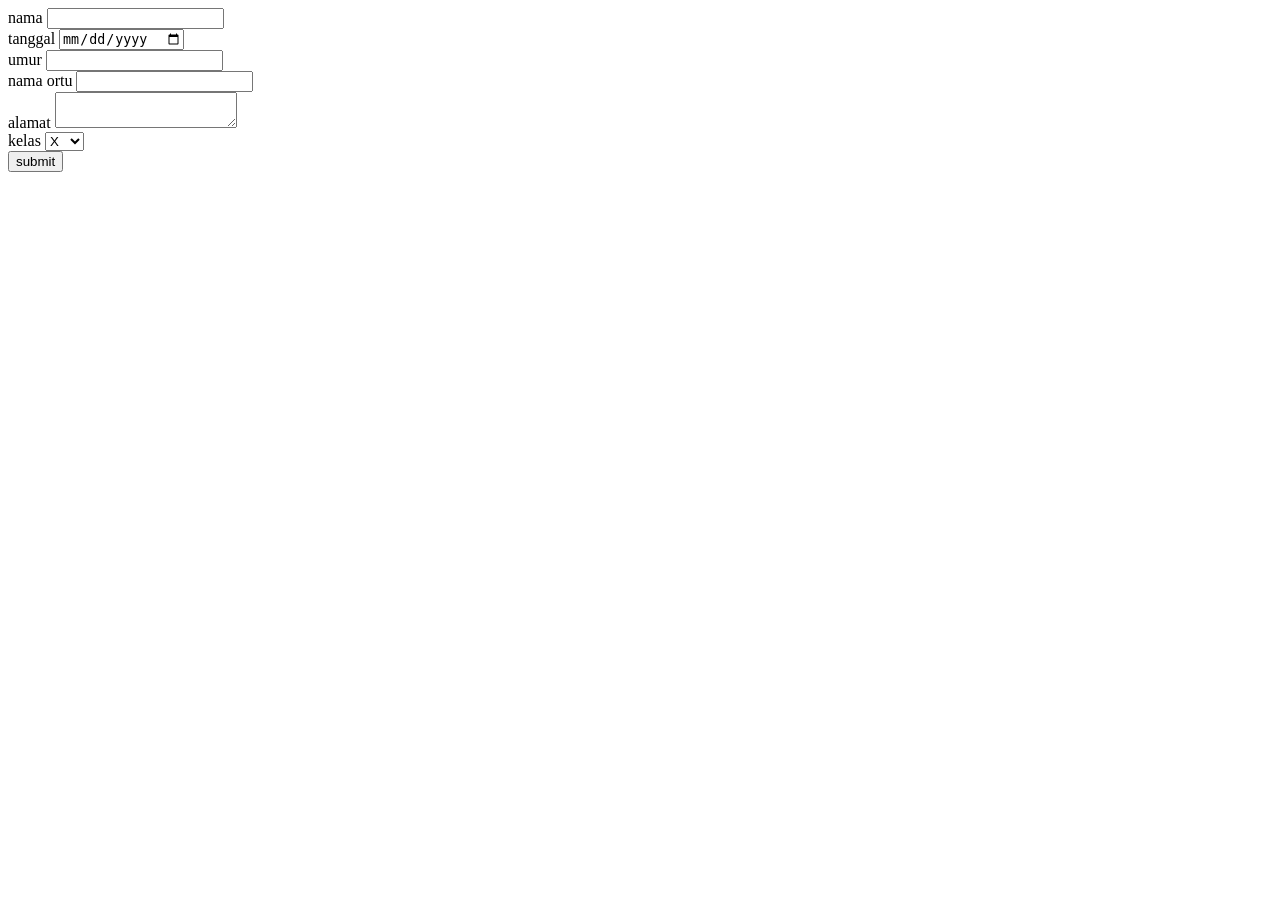
<file: op.html>
<!DOCTYPE html>
<html lang="en">
<head>
    <meta charset="UTF-8">
    <meta name="viewport" content="width=device-width, initial-scale=1.0">
    <title>Document</title>
</head>
<body>
    <form action="">
       <label for="nama">nama</label>
       <input type="text" id="nama">
       <br>
       <label for="tanggal">tanggal</label>
       <input type="date" id="tanggal">
       <br>
       <label for="umur">umur</label>
       <input type="number" id="umur">
       <br>
       <label for="nama ortu">nama ortu</label>
       <input type="text" id="namaortu">
       <br>
       <label for="alamat">alamat</label>
       <textarea name="alamat" id="alamat"></textarea>
       <br>
       <label for="kelas">kelas</label>
       <select name="kelas" id="kelas">
        <option value="">X</option>
        <option value="">XI</option>
        <option value="">XII</option>
       </select>
       <br>
       <button>submit</button>
    </form>
</body>
</html>
</file>
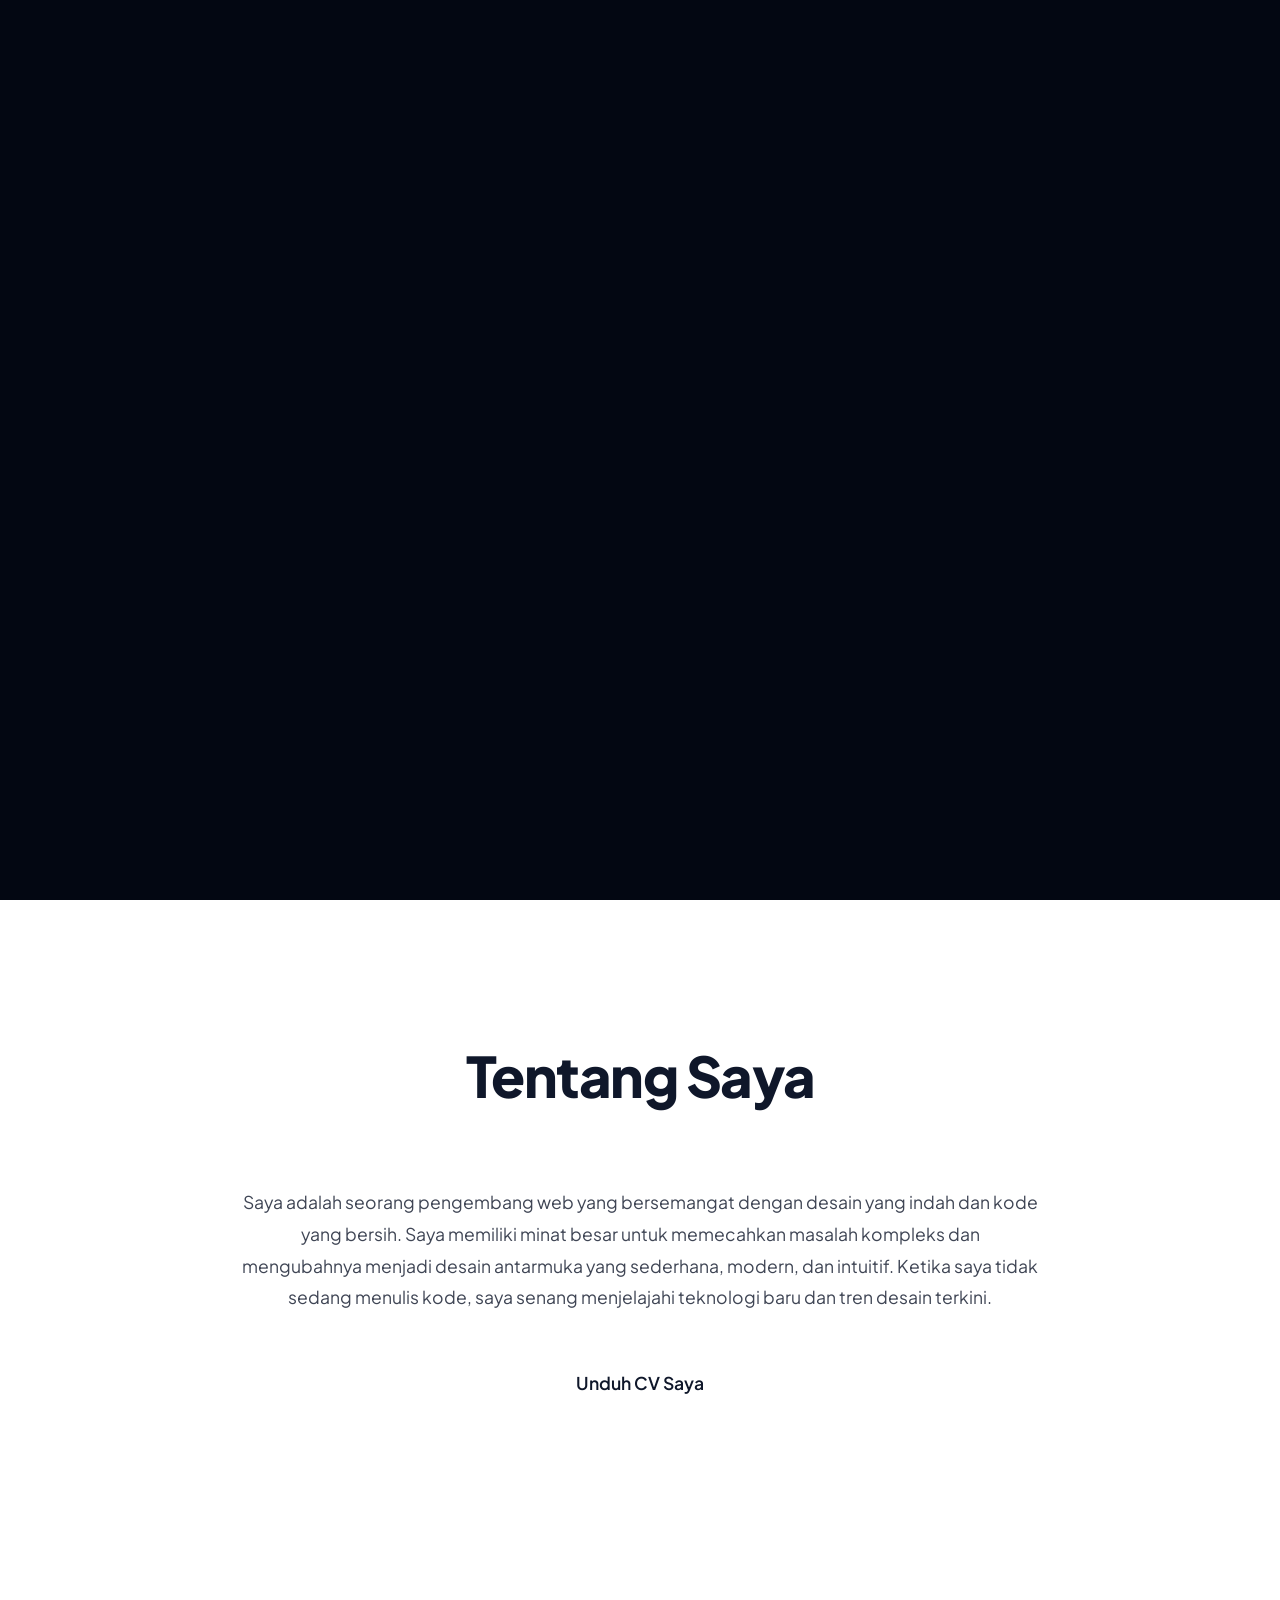
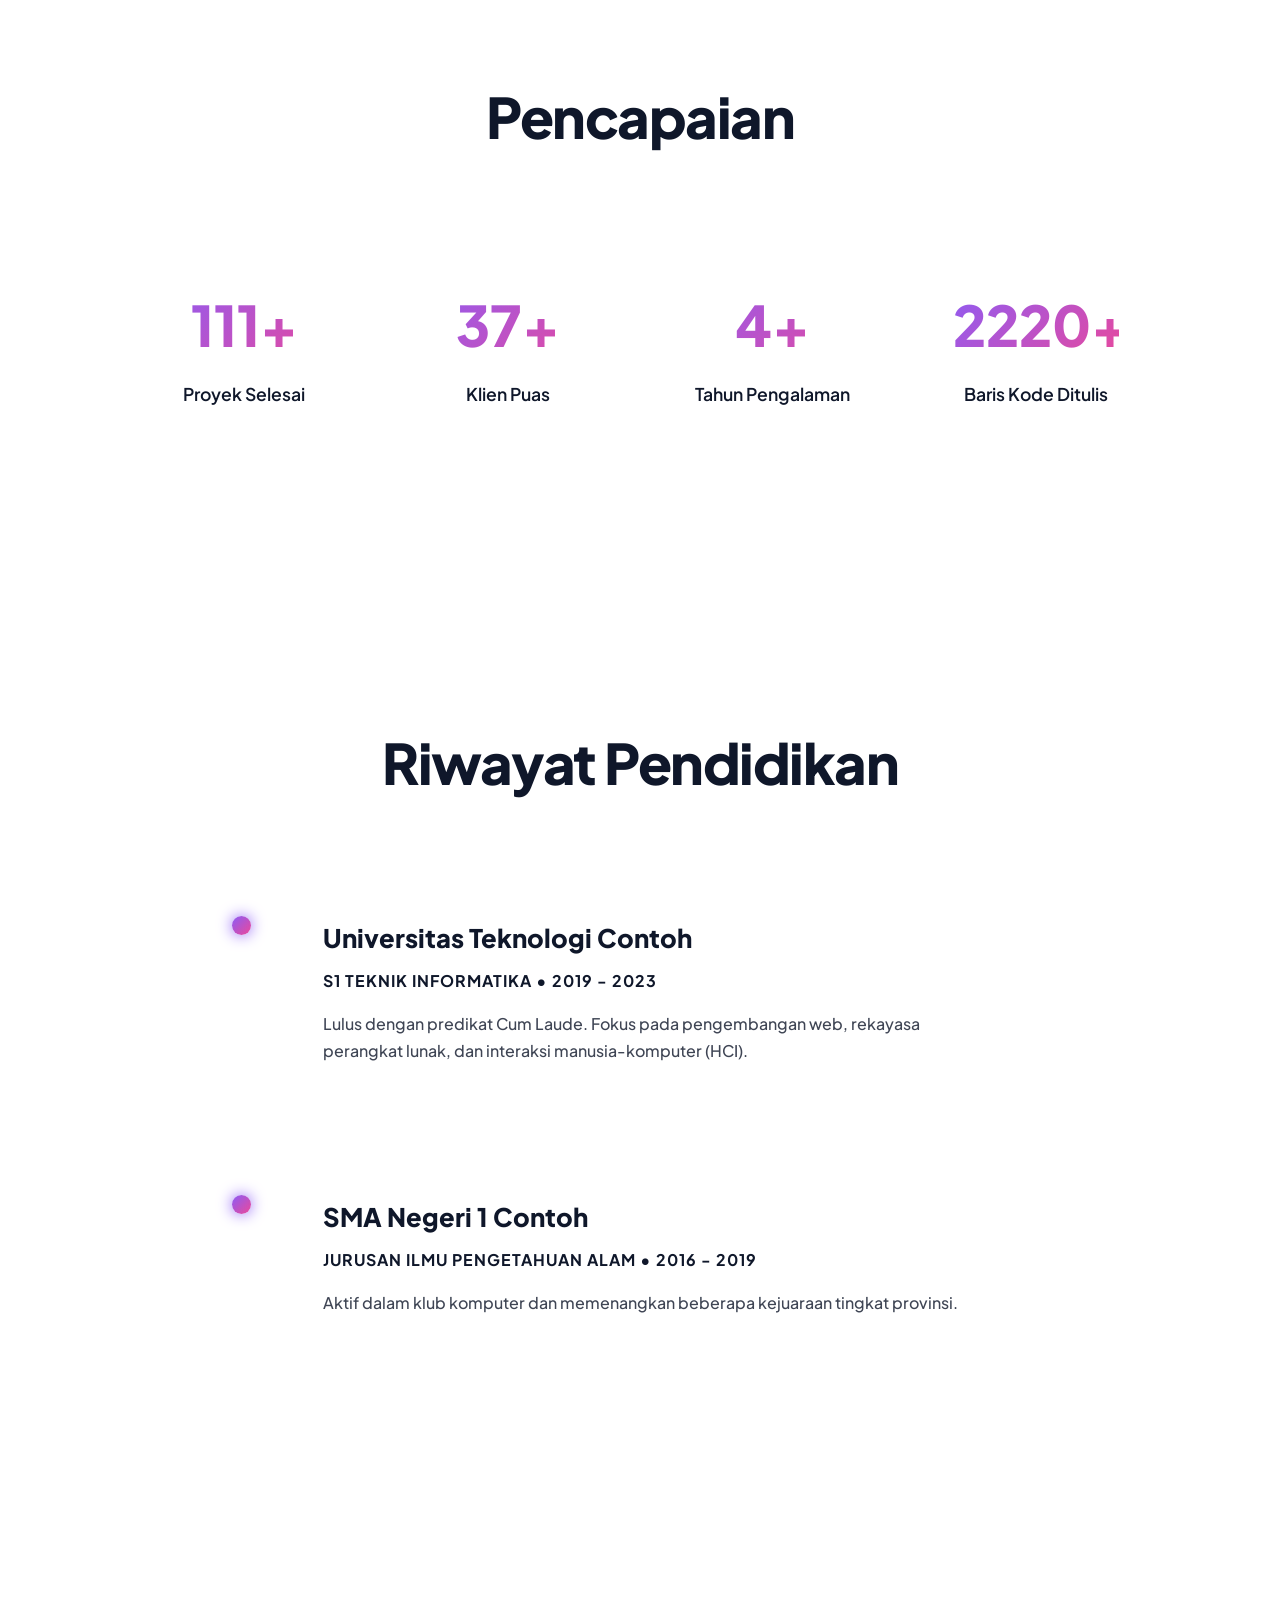
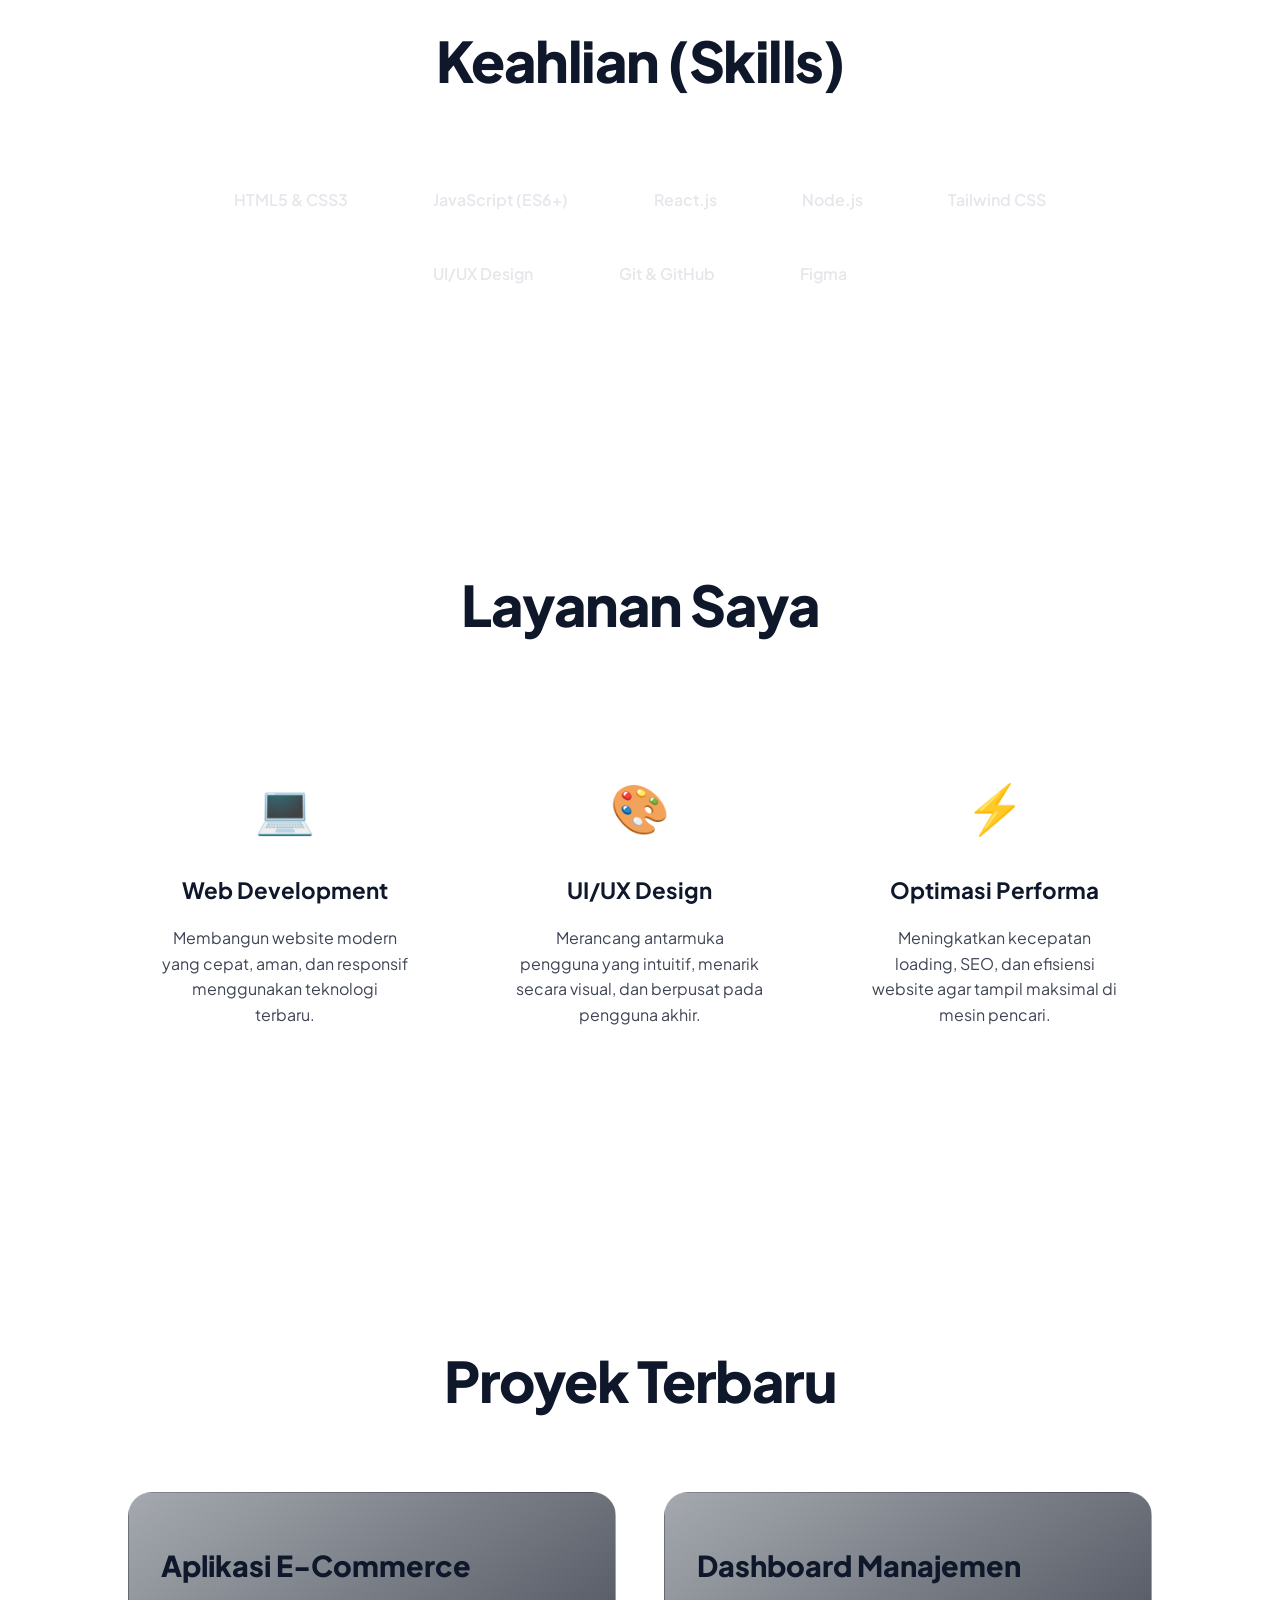
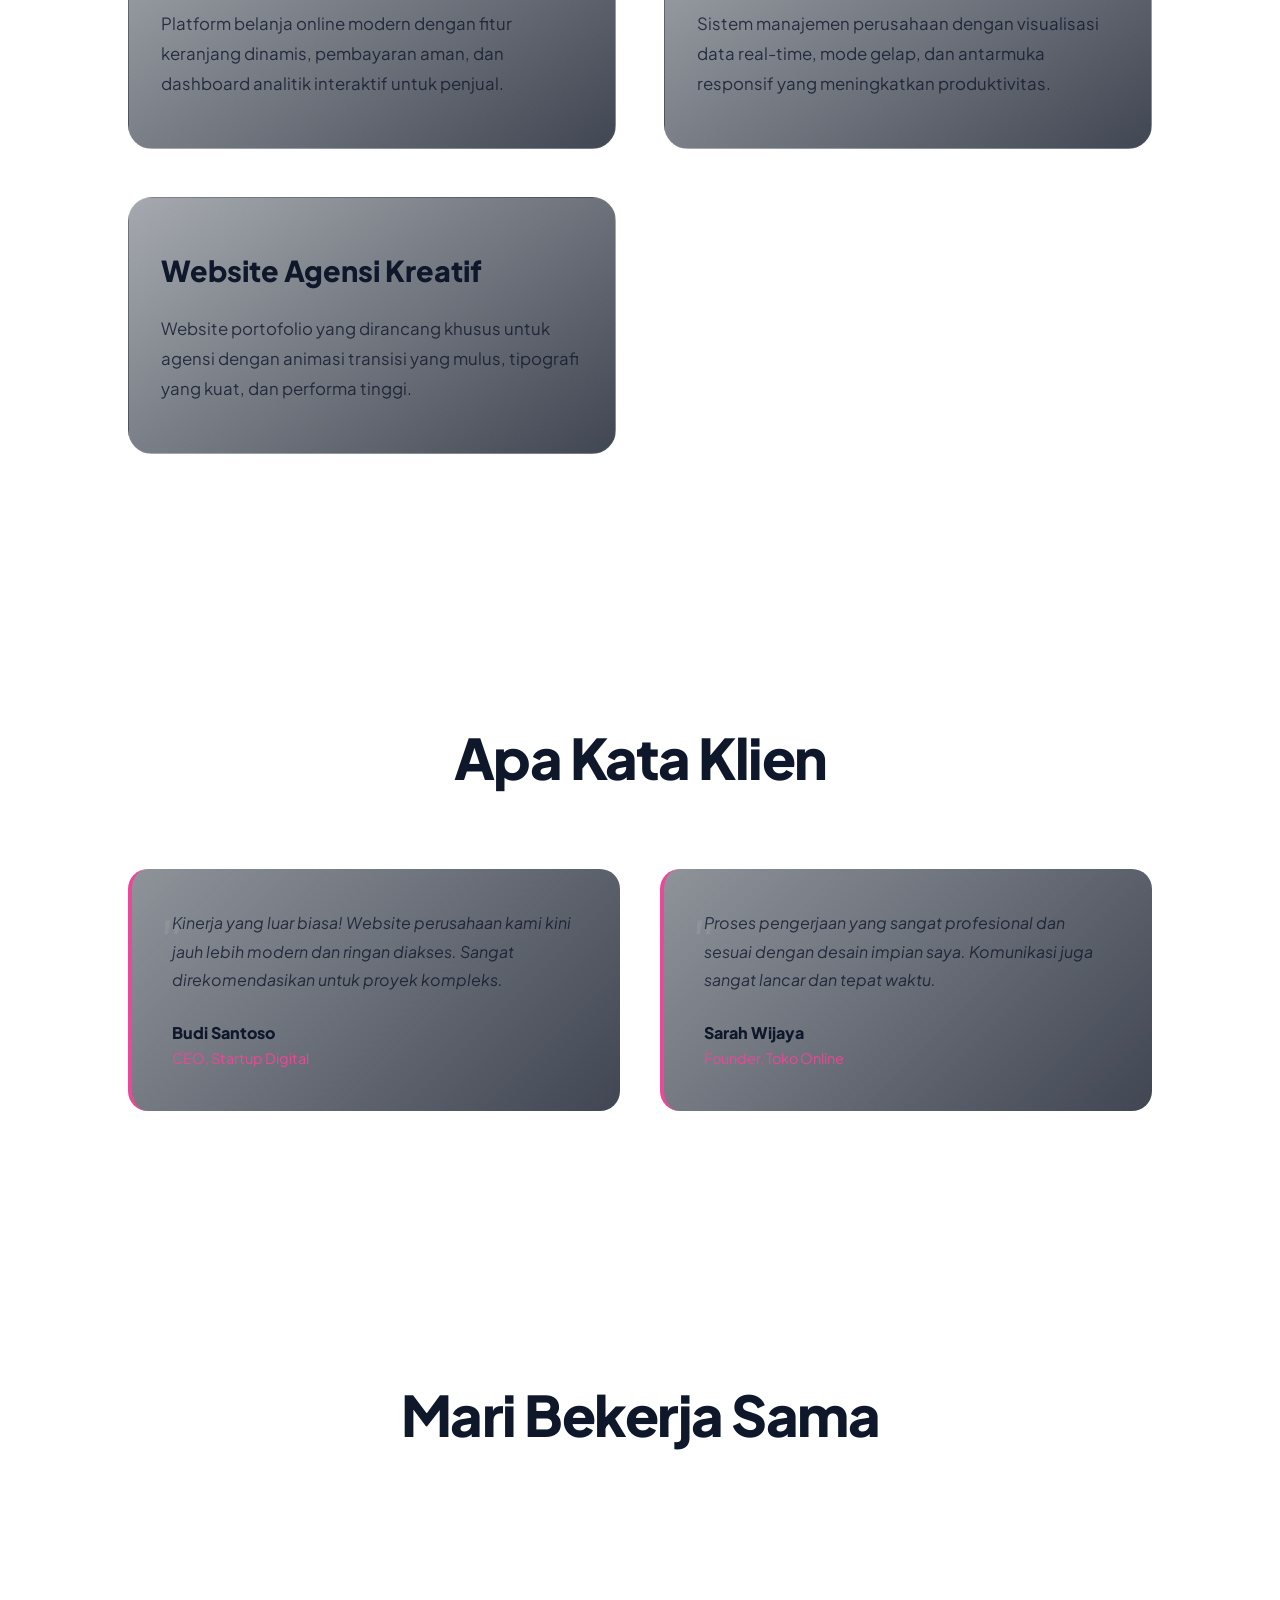
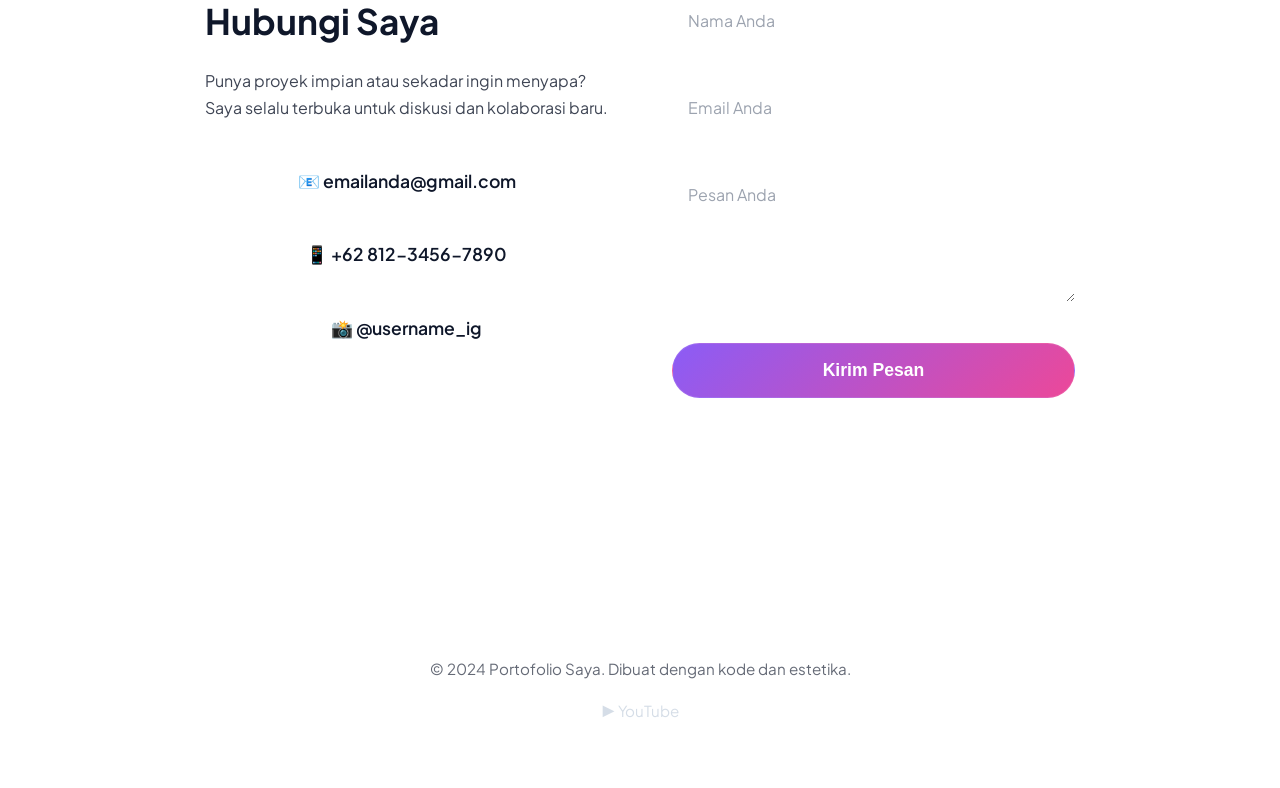
<file: html/portofolio.html>
<!DOCTYPE html>
<html lang="id">

<head>
    <meta charset="UTF-8">
    <meta name="viewport" content="width=device-width, initial-scale=1.0">
    <title>Portofolio Saya</title>
    <link href="https://fonts.googleapis.com/css2?family=Inter:wght@300;400;600;800&display=swap" rel="stylesheet">
    <style>
        @import url('https://fonts.googleapis.com/css2?family=Plus+Jakarta+Sans:wght@300;400;600;800&display=swap');

        :root {
            --bg-color: transparent;
            --text-color: var(--dynamic-text, #334155);
            --accent-color: #8b5cf6;
            --accent-secondary: #ec4899;
            --secondary-bg: var(--dynamic-glass, rgba(255, 255, 255, 0.2));
            --border-glass: var(--dynamic-border, rgba(0, 0, 0, 0.05));
        }

        * {
            margin: 0;
            padding: 0;
            box-sizing: border-box;
        }

        html {
            scroll-behavior: smooth;
        }

        body {
            font-family: 'Plus Jakarta Sans', sans-serif;
            background-color: var(--bg-color);
            color: var(--text-color);
            line-height: 1.7;
            overflow-x: hidden;
        }

        /* Celestial Sky Background */
        .celestial-container {
            position: fixed;
            top: 0;
            left: 0;
            width: 100%;
            height: 100vh;
            z-index: -2;
            pointer-events: none;
            overflow: hidden;
            background: linear-gradient(to bottom, var(--sky-top, #71c5ee), var(--sky-bot, #e0f6ff));
        }

        .scenery {
            position: absolute;
            bottom: 0;
            left: 0;
            width: 100%;
            height: 100%;
            background-size: cover;
            background-position: bottom;
            background-repeat: no-repeat;
            transition: opacity 0.5s ease;
        }

        .mountains {
            background-image: url('data:image/svg+xml;utf8,<svg xmlns="http://www.w3.org/2000/svg" viewBox="0 0 1440 320"><path fill="%231e293b" fill-opacity="0.2" d="M0,288L48,272C96,256,192,224,288,197.3C384,171,480,149,576,165.3C672,181,768,235,864,250.7C960,267,1056,245,1152,250.7C1248,256,1344,288,1392,304L1440,320L1440,320L1392,320C1344,320,1248,320,1152,320C1056,320,960,320,864,320C768,320,672,320,576,320C480,320,384,320,288,320C192,320,96,320,48,320L0,320Z"></path><path fill="%230f172a" fill-opacity="0.3" d="M0,192L60,186.7C120,181,240,171,360,192C480,213,600,267,720,250.7C840,235,960,149,1080,117.3C1200,85,1320,107,1380,117.3L1440,128L1440,320L1380,320C1320,320,1200,320,1080,320C960,320,840,320,720,320C600,320,480,320,360,320C240,320,120,320,60,320L0,320Z"></path></svg>');
            transform: translateY(calc(var(--scroll-progress, 0) * 100vh));
            opacity: 1;
        }

        .wave-back,
        .wave-front {
            background-size: 1440px 100%;
            background-repeat: repeat-x;
            background-position: bottom;
            transform: translateY(calc(100vh - var(--scroll-progress, 0) * 100vh));
        }

        .wave-back {
            background-image: url('data:image/svg+xml;utf8,<svg xmlns="http://www.w3.org/2000/svg" viewBox="0 0 1440 320" preserveAspectRatio="none"><path fill="%231e3a8a" fill-opacity="0.8" d="M0,160L48,176C96,192,192,224,288,208C384,192,480,128,576,122.7C672,117,768,171,864,181.3C960,192,1056,160,1152,154.7C1248,149,1344,171,1392,181.3L1440,192L1440,320L1392,320C1344,320,1248,320,1152,320C1056,320,960,320,864,320C768,320,672,320,576,320C480,320,384,320,288,320C192,320,96,320,48,320L0,320Z"></path></svg>');
            animation: crashing-waves 20s linear infinite;
        }

        .wave-front {
            background-image: url('data:image/svg+xml;utf8,<svg xmlns="http://www.w3.org/2000/svg" viewBox="0 0 1440 320" preserveAspectRatio="none"><path fill="%230ea5e9" fill-opacity="0.5" d="M0,256L48,229.3C96,203,192,149,288,149.3C384,149,480,203,576,218.7C672,235,768,213,864,186.7C960,160,1056,128,1152,122.7C1248,117,1344,139,1392,149.3L1440,160L1440,320L1392,320C1344,320,1248,320,1152,320C1056,320,960,320,864,320C768,320,672,320,576,320C480,320,384,320,288,320C192,320,96,320,48,320L0,320Z"></path></svg>');
            animation: crashing-waves 12s linear infinite reverse;
        }

        @keyframes crashing-waves {
            from {
                background-position-x: 0;
            }

            to {
                background-position-x: 1440px;
            }
        }

        /* Glassmorphism Navigation */
        nav {
            position: fixed;
            width: 100%;
            top: 0;
            z-index: 1000;
            background: var(--dynamic-glass, rgba(255, 255, 255, 0.4));
            backdrop-filter: blur(16px);
            -webkit-backdrop-filter: blur(16px);
            border-bottom: 1px solid rgba(255, 255, 255, 0.05);
            padding: 1.2rem 8%;
            display: flex;
            justify-content: space-between;
            align-items: center;
            transition: all 0.3s;
        }

        nav .logo {
            font-size: 1.8rem;
            font-weight: 800;
            background: linear-gradient(to right, var(--accent-color), var(--accent-secondary));
            -webkit-background-clip: text;
            background-clip: text;
            -webkit-text-fill-color: transparent;
            text-decoration: none;
            letter-spacing: -1px;
        }

        nav ul {
            display: flex;
            list-style: none;
            gap: 2.5rem;
        }

        nav ul li a {
            color: #d1d5db;
            text-decoration: none;
            font-weight: 600;
            font-size: 1rem;
            transition: all 0.3s;
            position: relative;
        }

        nav ul li a::after {
            content: '';
            position: absolute;
            width: 0;
            height: 2px;
            bottom: -5px;
            left: 0;
            background: var(--accent-secondary);
            transition: width 0.3s;
        }

        nav ul li a:hover {
            color: white;
        }

        nav ul li a:hover::after {
            width: 100%;
        }

        /* Hero Section */
        .hero {
            height: 100vh;
            display: flex;
            flex-direction: column;
            justify-content: center;
            align-items: center;
            text-align: center;
            padding: 0 20px;
            position: relative;
        }

        .hero h1 {
            font-size: 5.5rem;
            margin-bottom: 1rem;
            font-weight: 800;
            letter-spacing: -2px;
            background: linear-gradient(135deg, #fff 0%, #a5b4fc 100%);
            -webkit-background-clip: text;
            background-clip: text;
            -webkit-text-fill-color: transparent;
            animation: fadeInDown 1s cubic-bezier(0.16, 1, 0.3, 1);
            filter: drop-shadow(0 0 30px rgba(139, 92, 246, 0.4));
        }

        .hero p {
            font-size: 1.2rem;
            max-width: 600px;
            color: #9ca3af;
            margin-bottom: 3rem;
            animation: fadeInUp 1s cubic-bezier(0.16, 1, 0.3, 1) 0.3s both;
        }

        .btn {
            display: inline-flex;
            align-items: center;
            justify-content: center;
            padding: 1rem 3rem;
            border-radius: 50px;
            background: linear-gradient(135deg, var(--accent-color), var(--accent-secondary));
            color: white;
            text-decoration: none;
            font-weight: 600;
            font-size: 1.1rem;
            transition: all 0.3s ease;
            border: 1px solid rgba(255, 255, 255, 0.1);
            animation: fadeInUp 1s cubic-bezier(0.16, 1, 0.3, 1) 0.6s both;
            position: relative;
            overflow: hidden;
        }

        .btn::before {
            content: '';
            position: absolute;
            top: 0;
            left: -100%;
            width: 100%;
            height: 100%;
            background: linear-gradient(90deg, transparent, rgba(255, 255, 255, 0.2), transparent);
            transition: all 0.5s;
        }

        .btn:hover::before {
            left: 100%;
        }

        .btn:hover {
            transform: translateY(-5px) scale(1.02);
            box-shadow: 0 20px 40px rgba(236, 72, 153, 0.3);
        }

        /* Sections */
        section {
            padding: 8rem 10%;
        }

        .section-title {
            text-align: center;
            font-size: 3.5rem;
            font-weight: 800;
            margin-bottom: 4rem;
            color: #000000 !important;
            -webkit-text-fill-color: #000000 !important;
            letter-spacing: -1.5px;
        }

        /* Skills & Education */
        .skills-container {
            display: flex;
            flex-wrap: wrap;
            gap: 1.2rem;
            justify-content: center;
            max-width: 900px;
            margin: 0 auto;
        }

        .skill-tag {
            background: rgba(255, 255, 255, 0.03);
            color: #e5e7eb;
            padding: 0.8rem 2rem;
            border-radius: 50px;
            font-weight: 600;
            border: 1px solid rgba(255, 255, 255, 0.1);
            transition: all 0.3s cubic-bezier(0.4, 0, 0.2, 1);
            backdrop-filter: blur(10px);
        }

        .skill-tag:hover {
            background: rgba(139, 92, 246, 0.15);
            border-color: var(--accent-color);
            transform: translateY(-5px) scale(1.05);
            box-shadow: 0 10px 20px rgba(139, 92, 246, 0.2);
            color: white;
        }

        .timeline {
            max-width: 800px;
            margin: 0 auto;
            position: relative;
            padding-left: 2.5rem;
            border-left: 2px solid rgba(255, 255, 255, 0.1);
        }

        .timeline-item {
            position: relative;
            margin-bottom: 3rem;
            background: var(--secondary-bg);
            padding: 2.5rem;
            border-radius: 20px;
            border: 1px solid rgba(255, 255, 255, 0.05);
            backdrop-filter: blur(10px);
            transition: transform 0.3s, border-color 0.3s;
        }

        .timeline-item:hover {
            transform: translateX(10px);
            border-color: rgba(236, 72, 153, 0.3);
        }

        .timeline-item:last-child {
            margin-bottom: 0;
        }

        .timeline-item::before {
            content: '';
            position: absolute;
            left: -3.2rem;
            top: 2.5rem;
            width: 1.2rem;
            height: 1.2rem;
            background: linear-gradient(135deg, var(--accent-color), var(--accent-secondary));
            border-radius: 50%;
            box-shadow: 0 0 15px var(--accent-color);
        }

        .timeline-item h3 {
            color: #000000 !important;
            font-size: 1.6rem;
            margin-bottom: 0.5rem;
            font-weight: 800;
        }

        .timeline-item h4 {
            color: #000000 !important;
            font-size: 1rem;
            margin-bottom: 1rem;
            font-weight: 700;
            text-transform: uppercase;
            letter-spacing: 1px;
        }

        .timeline-item p {
            color: #000000 !important;
            opacity: 0.8;
            line-height: 1.7;
            font-weight: 500;
        }

        .btn-outline {
            background: rgba(255, 255, 255, 0.02);
            border: 1px solid rgba(255, 255, 255, 0.2);
            color: white;
            padding: 0.8rem 2rem;
            border-radius: 50px;
            text-decoration: none;
            font-weight: 600;
            display: inline-flex;
            transition: all 0.3s ease;
        }

        .btn-outline:hover {
            background: rgba(255, 255, 255, 0.1);
            border-color: white;
            box-shadow: 0 10px 20px rgba(255, 255, 255, 0.05);
            transform: translateY(-3px);
        }

        /* Projects Grid */
        .projects-grid {
            display: grid;
            grid-template-columns: repeat(auto-fit, minmax(320px, 1fr));
            gap: 3rem;
        }

        .project-card {
            background: linear-gradient(145deg, rgba(31, 41, 55, 0.4), rgba(17, 24, 39, 0.8));
            border-radius: 24px;
            padding: 3rem 2rem;
            border: 1px solid rgba(255, 255, 255, 0.05);
            transition: all 0.4s cubic-bezier(0.4, 0, 0.2, 1);
            cursor: pointer;
            backdrop-filter: blur(12px);
            position: relative;
            overflow: hidden;
        }

        .project-card::before {
            content: '';
            position: absolute;
            top: 0;
            left: 0;
            right: 0;
            height: 3px;
            background: linear-gradient(90deg, var(--accent-color), var(--accent-secondary));
            opacity: 0;
            transition: opacity 0.4s;
        }

        .project-card:hover {
            transform: translateY(-15px);
            border-color: rgba(139, 92, 246, 0.3);
            box-shadow: 0 30px 60px rgba(0, 0, 0, 0.6), 0 0 20px rgba(139, 92, 246, 0.1);
        }

        .project-card:hover::before {
            opacity: 1;
        }

        .project-card h3 {
            margin-bottom: 1.2rem;
            font-size: 1.8rem;
            color: white;
            font-weight: 800;
        }

        .project-card p {
            color: #9ca3af;
            font-size: 1.05rem;
            line-height: 1.8;
        }

        /* Services & Testimonials */
        .services-grid,
        .testimonial-grid {
            display: grid;
            grid-template-columns: repeat(auto-fit, minmax(300px, 1fr));
            gap: 2.5rem;
        }

        .service-card {
            background: rgba(255, 255, 255, 0.02);
            padding: 3rem 2rem;
            border-radius: 20px;
            border: 1px solid rgba(255, 255, 255, 0.05);
            text-align: center;
            transition: all 0.3s ease;
            backdrop-filter: blur(10px);
        }

        .service-card:hover {
            transform: translateY(-10px);
            background: rgba(139, 92, 246, 0.1);
            border-color: rgba(139, 92, 246, 0.4);
        }

        .service-icon {
            font-size: 3rem;
            margin-bottom: 1.5rem;
        }

        .service-card h3 {
            color: white;
            font-size: 1.4rem;
            margin-bottom: 1rem;
        }

        .service-card p {
            color: #9ca3af;
            line-height: 1.6;
        }

        .testimonial-card {
            background: linear-gradient(135deg, rgba(31, 41, 55, 0.5), rgba(17, 24, 39, 0.8));
            padding: 2.5rem;
            border-radius: 20px;
            border-left: 4px solid var(--accent-secondary);
            transition: all 0.3s;
        }

        .testimonial-card:hover {
            transform: scale(1.03);
            box-shadow: 0 15px 30px rgba(0, 0, 0, 0.4);
        }

        .testimonial-text {
            color: #d1d5db;
            font-style: italic;
            margin-bottom: 1.5rem;
            line-height: 1.8;
            position: relative;
        }

        .testimonial-text::before {
            content: '"';
            font-size: 4rem;
            color: rgba(255, 255, 255, 0.1);
            position: absolute;
            top: -1.5rem;
            left: -1rem;
        }

        .testimonial-author {
            color: white;
            font-weight: 800;
        }

        .testimonial-role {
            color: var(--accent-secondary);
            font-size: 0.9rem;
        }

        /* Footer */
        footer {
            background: transparent;
            text-align: center;
            padding: 4rem 2rem;
            color: #6b7280;
            font-size: 0.95rem;
            border-top: 1px solid rgba(255, 255, 255, 0.05);
        }

        /* Animations */
        @keyframes fadeInDown {
            from {
                opacity: 0;
                transform: translateY(-40px);
            }

            to {
                opacity: 1;
                transform: translateY(0);
            }
        }

        @keyframes fadeInUp {
            from {
                opacity: 0;
                transform: translateY(40px);
            }

            to {
                opacity: 1;
                transform: translateY(0);
            }
        }

        /* Responsive */
        @media (max-width: 768px) {
            .hero h1 {
                font-size: 2.5rem;
            }

            .hero p {
                font-size: 1rem;
            }

            .section-title {
                font-size: 2.2rem;
                margin-bottom: 2rem;
            }

            nav {
                padding: 1rem 15px;
                flex-direction: column;
                gap: 1rem;
            }

            nav ul {
                display: flex;
                flex-wrap: wrap;
                justify-content: center;
                gap: 12px;
            }

            nav ul li a {
                font-size: 0.85rem;
            }

            section {
                padding: 4rem 20px;
            }

            .timeline {
                padding-left: 1rem;
            }

            .timeline-item {
                padding: 1.5rem;
            }

            .timeline-item::before {
                left: -1.7rem;
                width: 1rem;
                height: 1rem;
            }

            .projects-grid,
            .services-grid,
            .testimonial-grid {
                grid-template-columns: 1fr;
            }

            .btn {
                width: 100%;
                text-align: center;
                margin-bottom: 1rem;
            }

            .cinematic-text {
                font-size: 1rem;
                letter-spacing: 5px;
            }
        }

        /* Cinematic Loader */
        .cinematic-loader {
            position: fixed;
            top: 0;
            left: 0;
            width: 100%;
            height: 100%;
            z-index: 9999;
            display: flex;
            justify-content: center;
            align-items: center;
            background: #000;
            transition: visibility 1s, opacity 1s;
        }

        .curtain {
            position: absolute;
            left: 0;
            width: 100%;
            height: 50%;
            background: #030712;
            z-index: 2;
            transition: transform 1s cubic-bezier(0.77, 0, 0.175, 1);
        }

        .curtain-top {
            top: 0;
        }

        .curtain-bottom {
            bottom: 0;
        }

        .cinematic-loader.hidden .curtain-top {
            transform: translateY(-100%);
        }

        .cinematic-loader.hidden .curtain-bottom {
            transform: translateY(100%);
        }

        .cinematic-loader.hidden {
            background: transparent;
            pointer-events: none;
            /* delay visibility hidden so curtains can slide */
            visibility: hidden;
            transition: background 1s, visibility 0s 1s;
        }

        .cinematic-text {
            position: relative;
            z-index: 3;
            color: white;
            font-size: 1.5rem;
            letter-spacing: 12px;
            text-transform: uppercase;
            font-weight: 300;
            opacity: 0;
            text-align: center;
            animation: cinematic-fade-in-out 3s ease-in-out forwards;
        }

        @keyframes cinematic-fade-in-out {
            0% {
                opacity: 0;
                filter: blur(10px);
                transform: scale(0.9);
            }

            30% {
                opacity: 1;
                filter: blur(0);
                transform: scale(1);
            }

            70% {
                opacity: 1;
                filter: blur(0);
                transform: scale(1.05);
            }

            100% {
                opacity: 0;
                filter: blur(10px);
                transform: scale(1.1);
            }
        }

        /* Celestial Background Animation */
        .celestial-container {
            position: fixed;
            top: 0;
            left: 0;
            width: 100%;
            height: 100vh;
            z-index: -2;
            pointer-events: none;
            overflow: hidden;
        }

        .sun,
        .moon {
            position: absolute;
            left: 50%;
            transform: translateX(-50%);
            border-radius: 50%;
            width: 120px;
            height: 120px;
            transition: none;
            /* Controlled by JS scroll var */
        }

        .sun {
            top: calc(5% + var(--scroll-progress, 0) * 80%);
            opacity: calc(1 - var(--scroll-progress, 0) * 2.5);
            background: radial-gradient(circle, #fef08a, #f59e0b);
            box-shadow: 0 0 60px 20px rgba(245, 158, 11, 0.3);
        }

        .moon {
            bottom: calc(-40% + var(--scroll-progress, 0) * 110%);
            opacity: calc(var(--scroll-progress, 0) * 2.5 - 1.5);
            background: radial-gradient(circle at 30% 30%, #f1f5f9, #94a3b8);
            box-shadow: 0 0 40px 5px rgba(148, 163, 184, 0.2), inset -12px -12px 25px rgba(0, 0, 0, 0.6);
        }

        .cloud-layer {
            position: absolute;
            left: 0;
            width: 100%;
            height: 200px;
            background-image: url('data:image/svg+xml;utf8,<svg xmlns="http://www.w3.org/2000/svg" viewBox="0 0 24 24"><path fill="%23ffffff" fill-opacity="0.8" d="M17.5 19c2.485 0 4.5-2.015 4.5-4.5S19.985 10 17.5 10c-.173 0-.341.012-.505.034C16.147 6.643 13.275 4 9.5 4 4.806 4 1 7.806 1 12.5S4.806 21 9.5 21h8z"/></svg>');
            background-repeat: repeat-x;
            background-position: 0 0;
            z-index: -1;
            transform: translateY(calc(var(--scroll-progress, 0) * 100vh));
        }

        .cloud-1 {
            background-size: 200px 200px;
            top: 0%;
            opacity: calc(1 - var(--scroll-progress, 0) * 3);
            animation: move-clouds 50s linear infinite;
        }

        .cloud-2 {
            background-size: 150px 150px;
            top: 8%;
            opacity: calc(0.6 - var(--scroll-progress, 0) * 3);
            animation: move-clouds 80s linear infinite reverse;
        }

        @keyframes move-clouds {
            from {
                background-position-x: 0;
            }

            to {
                background-position-x: 1000px;
            }
        }

        .flying-cat {
            position: absolute;
            left: calc(15% + var(--scroll-progress, 0) * 30vw);
            top: calc(15% + var(--scroll-progress, 0) * 75vh);
            font-size: 3.5rem;
            z-index: 5;
            pointer-events: none;
            animation: float-bob 4s ease-in-out infinite;
            filter: drop-shadow(0 10px 10px rgba(0, 0, 0, 0.2));
        }

        @keyframes float-bob {

            0%,
            100% {
                transform: translateY(0px) rotate(5deg);
            }

            50% {
                transform: translateY(-20px) rotate(-5deg);
            }
        }

        /* Dynamic Text Overrides */
        h1,
        h2,
        h3,
        h4,
        .hero h1,
        .section-title,
        .timeline-item h3,
        .project-card h3,
        .service-card h3,
        .testimonial-author {
            color: var(--text-color) !important;
            -webkit-text-fill-color: var(--text-color) !important;
        }

        p,
        .hero p,
        .timeline-item p,
        .project-card p,
        .service-card p,
        footer,
        .testimonial-text,
        nav ul li a,
        .btn-outline {
            color: var(--text-color) !important;
        }

        p,
        .hero p,
        .timeline-item p,
        .project-card p,
        .service-card p,
        footer,
        .testimonial-text {
            opacity: 0.8;
        }

        nav ul li a:hover,
        .btn-outline:hover,
        nav ul li a.active {
            color: var(--text-color) !important;
            opacity: 1;
        }

        nav ul li a.active::after {
            width: 100%;
        }

        /* Stats Section */
        .stats-grid {
            display: grid;
            grid-template-columns: repeat(auto-fit, minmax(200px, 1fr));
            gap: 2rem;
            text-align: center;
        }

        .stat-card {
            background: rgba(255, 255, 255, 0.02);
            padding: 3rem 2rem;
            border-radius: 20px;
            border: 1px solid rgba(255, 255, 255, 0.05);
            backdrop-filter: blur(10px);
            transition: transform 0.3s;
        }

        .stat-card:hover {
            transform: translateY(-10px);
            border-color: var(--accent-color);
        }

        .stat-number {
            font-size: 3.5rem;
            font-weight: 800;
            background: linear-gradient(135deg, var(--accent-color), var(--accent-secondary));
            -webkit-background-clip: text;
            background-clip: text;
            -webkit-text-fill-color: transparent;
            margin-bottom: 0.5rem;
        }

        .stat-label {
            font-size: 1.1rem;
            font-weight: 600;
        }

        /* Contact Form */
        .contact-container {
            display: grid;
            grid-template-columns: 1fr 1fr;
            gap: 4rem;
            max-width: 1000px;
            margin: 0 auto;
            background: var(--secondary-bg);
            padding: 4rem;
            border-radius: 24px;
            border: 1px solid rgba(255, 255, 255, 0.05);
            backdrop-filter: blur(12px);
            text-align: left;
        }

        .contact-info h3 {
            font-size: 2.2rem;
            margin-bottom: 1rem;
        }

        .contact-info p {
            margin-bottom: 2rem;
        }

        .social-links {
            display: flex;
            flex-direction: column;
            gap: 1rem;
        }

        .contact-form {
            display: flex;
            flex-direction: column;
            gap: 2rem;
        }

        .input-group {
            position: relative;
        }

        .input-group input,
        .input-group textarea {
            width: 100%;
            padding: 1rem;
            background: transparent;
            border: none;
            border-bottom: 2px solid rgba(255, 255, 255, 0.2);
            color: var(--text-color);
            font-size: 1rem;
            font-family: inherit;
            outline: none;
            transition: border-color 0.3s;
        }

        .input-group input:focus,
        .input-group textarea:focus {
            border-bottom-color: var(--accent-color);
        }

        .input-group label {
            position: absolute;
            left: 1rem;
            top: 1rem;
            color: #9ca3af;
            transition: all 0.3s ease;
            pointer-events: none;
        }

        .input-group input:focus~label,
        .input-group input:valid~label,
        .input-group textarea:focus~label,
        .input-group textarea:valid~label {
            top: -1.5rem;
            left: 0;
            font-size: 0.85rem;
            color: var(--accent-color);
        }

        @media (max-width: 768px) {
            .contact-container {
                grid-template-columns: 1fr;
                padding: 2rem;
            }
        }

        /* Scroll Reveal */
        .reveal {
            opacity: 0 !important;
            transform: translateY(40px);
            transition: opacity 0.8s cubic-bezier(0.5, 0, 0, 1), transform 0.8s cubic-bezier(0.5, 0, 0, 1) !important;
        }

        .reveal.active {
            opacity: 1 !important;
            transform: translateY(0);
        }

        /* Fireflies */
        .fireflies {
            position: absolute;
            bottom: 0;
            left: 0;
            width: 100%;
            height: 60vh;
            background-image: radial-gradient(2px 2px at 20px 30px, #fde047 100%, transparent),
                radial-gradient(2px 2px at 80px 70px, #fde047 100%, transparent),
                radial-gradient(3px 3px at 150px 120px, #fef08a 100%, transparent),
                radial-gradient(2px 2px at 220px 40px, #fde047 100%, transparent),
                radial-gradient(2.5px 2.5px at 280px 160px, #fef08a 100%, transparent);
            background-size: 350px 250px;
            opacity: calc((var(--scroll-progress, 0) - 0.6) * 3);
            animation: firefly-flicker 3s ease-in-out infinite alternate, move-clouds 100s linear infinite reverse;
            z-index: 10;
            pointer-events: none;
        }

        @keyframes firefly-flicker {
            0% {
                filter: drop-shadow(0 0 2px #fde047) opacity(0.3);
            }

            100% {
                filter: drop-shadow(0 0 10px #fef08a) opacity(1);
            }
        }

        /* Custom Cursor */
        .cursor-dot {
            position: fixed;
            top: 0;
            left: 0;
            width: 8px;
            height: 8px;
            background-color: var(--accent-color);
            border-radius: 50%;
            transform: translate(-50%, -50%);
            z-index: 9999;
            pointer-events: none;
        }

        .cursor-outline {
            position: fixed;
            top: 0;
            left: 0;
            width: 40px;
            height: 40px;
            border: 2px solid var(--accent-secondary);
            border-radius: 50%;
            transform: translate(-50%, -50%);
            z-index: 9998;
            pointer-events: none;
            transition: width 0.2s, height 0.2s, background-color 0.2s;
        }

        .cursor-outline.hover {
            width: 60px;
            height: 60px;
            background-color: rgba(236, 72, 153, 0.1);
        }

        /* Scroll Progress Bar */
        .scroll-progress-bar {
            position: fixed;
            top: 0;
            left: 0;
            height: 4px;
            background: linear-gradient(to right, var(--accent-color), var(--accent-secondary));
            z-index: 10000;
            width: calc(var(--scroll-progress, 0) * 100%);
        }
    </style>
</head>

<body>
    <div class="scroll-progress-bar"></div>
    <div class="cursor-dot"></div>
    <div class="cursor-outline"></div>

    <!-- Loader -->
    <div class="cinematic-loader">
        <div class="curtain curtain-top"></div>
        <div class="curtain curtain-bottom"></div>
        <div class="cinematic-text">
            A Developer Production
        </div>
    </div>

    <!-- Celestial Background -->
    <div class="celestial-container">
        <div class="cloud-layer cloud-1"></div>
        <div class="cloud-layer cloud-2"></div>
        <div class="sun"></div>
        <div class="moon"></div>
        <div class="scenery mountains"></div>
        <div class="scenery wave-back"></div>
        <div class="scenery wave-front"></div>
        <div class="flying-cat">🐱</div>
        <div class="fireflies"></div>
    </div>

    <nav>
        <a href="#" class="logo">Portofolio.</a>
        <ul>
            <li><a href="#beranda">Beranda</a></li>
            <li><a href="#tentang">Tentang</a></li>
            <li><a href="#pendidikan">Pendidikan</a></li>
            <li><a href="#layanan">Layanan</a></li>
            <li><a href="#proyek">Proyek</a></li>
            <li><a href="#testimoni">Testimoni</a></li>
            <li><a href="#kontak">Kontak</a></li>
        </ul>
    </nav>

    <section id="beranda" class="hero">
        <h1>Halo, Saya Developer</h1>
        <p>Saya membangun antarmuka web yang modern, interaktif, dan berpusat pada pengalaman pengguna dengan fokus pada
            detail dan estetika.</p>
        <a href="#proyek" class="btn">Lihat Karya Saya</a>
    </section>

    <section id="tentang">
        <h2 class="section-title">Tentang Saya</h2>
        <div
            style="max-width: 800px; margin: 0 auto; text-align: center; color: #94a3b8; font-size: 1.1rem; line-height: 1.8;">
            <p>Saya adalah seorang pengembang web yang bersemangat dengan desain yang indah dan kode yang bersih. Saya
                memiliki minat besar untuk memecahkan masalah kompleks dan mengubahnya menjadi desain antarmuka yang
                sederhana, modern, dan intuitif. Ketika saya tidak sedang menulis kode, saya senang menjelajahi
                teknologi baru dan tren desain terkini.</p>
            <div style="margin-top: 2.5rem;">
                <a href="#cv" class="btn btn-outline">Unduh CV Saya</a>
            </div>
        </div>
    </section>

    <section id="statistik">
        <h2 class="section-title">Pencapaian</h2>
        <div class="stats-grid">
            <div class="stat-card reveal">
                <div class="stat-number" data-target="150">0</div>
                <div class="stat-label">Proyek Selesai</div>
            </div>
            <div class="stat-card reveal">
                <div class="stat-number" data-target="50">0</div>
                <div class="stat-label">Klien Puas</div>
            </div>
            <div class="stat-card reveal">
                <div class="stat-number" data-target="5">0</div>
                <div class="stat-label">Tahun Pengalaman</div>
            </div>
            <div class="stat-card reveal">
                <div class="stat-number" data-target="3000">0</div>
                <div class="stat-label">Baris Kode Ditulis</div>
            </div>
        </div>
    </section>

    <section id="pendidikan">
        <h2 class="section-title">Riwayat Pendidikan</h2>
        <div class="timeline">
            <div class="timeline-item">
                <h3>Universitas Teknologi Contoh</h3>
                <h4>S1 Teknik Informatika &bull; 2019 - 2023</h4>
                <p>Lulus dengan predikat Cum Laude. Fokus pada pengembangan web, rekayasa perangkat lunak, dan interaksi
                    manusia-komputer (HCI).</p>
            </div>
            <div class="timeline-item">
                <h3>SMA Negeri 1 Contoh</h3>
                <h4>Jurusan Ilmu Pengetahuan Alam &bull; 2016 - 2019</h4>
                <p>Aktif dalam klub komputer dan memenangkan beberapa kejuaraan tingkat provinsi.</p>
            </div>
        </div>
    </section>

    <section id="keahlian">
        <h2 class="section-title">Keahlian (Skills)</h2>
        <div class="skills-container">
            <span class="skill-tag">HTML5 & CSS3</span>
            <span class="skill-tag">JavaScript (ES6+)</span>
            <span class="skill-tag">React.js</span>
            <span class="skill-tag">Node.js</span>
            <span class="skill-tag">Tailwind CSS</span>
            <span class="skill-tag">UI/UX Design</span>
            <span class="skill-tag">Git & GitHub</span>
            <span class="skill-tag">Figma</span>
        </div>
    </section>

    <section id="layanan">
        <h2 class="section-title">Layanan Saya</h2>
        <div class="services-grid">
            <div class="service-card">
                <div class="service-icon">💻</div>
                <h3>Web Development</h3>
                <p>Membangun website modern yang cepat, aman, dan responsif menggunakan teknologi terbaru.</p>
            </div>
            <div class="service-card">
                <div class="service-icon">🎨</div>
                <h3>UI/UX Design</h3>
                <p>Merancang antarmuka pengguna yang intuitif, menarik secara visual, dan berpusat pada pengguna akhir.
                </p>
            </div>
            <div class="service-card">
                <div class="service-icon">⚡</div>
                <h3>Optimasi Performa</h3>
                <p>Meningkatkan kecepatan loading, SEO, dan efisiensi website agar tampil maksimal di mesin pencari.</p>
            </div>
        </div>
    </section>

    <section id="proyek">
        <h2 class="section-title">Proyek Terbaru</h2>
        <div class="projects-grid">
            <div class="project-card">
                <h3>Aplikasi E-Commerce</h3>
                <p>Platform belanja online modern dengan fitur keranjang dinamis, pembayaran aman, dan dashboard
                    analitik interaktif untuk penjual.</p>
            </div>
            <div class="project-card">
                <h3>Dashboard Manajemen</h3>
                <p>Sistem manajemen perusahaan dengan visualisasi data real-time, mode gelap, dan antarmuka responsif
                    yang meningkatkan produktivitas.</p>
            </div>
            <div class="project-card">
                <h3>Website Agensi Kreatif</h3>
                <p>Website portofolio yang dirancang khusus untuk agensi dengan animasi transisi yang mulus, tipografi
                    yang kuat, dan performa tinggi.</p>
            </div>
        </div>
    </section>

    <section id="testimoni">
        <h2 class="section-title">Apa Kata Klien</h2>
        <div class="testimonial-grid">
            <div class="testimonial-card">
                <p class="testimonial-text">Kinerja yang luar biasa! Website perusahaan kami kini jauh lebih modern dan
                    ringan diakses. Sangat direkomendasikan untuk proyek kompleks.</p>
                <div class="testimonial-author">Budi Santoso</div>
                <div class="testimonial-role">CEO, Startup Digital</div>
            </div>
            <div class="testimonial-card">
                <p class="testimonial-text">Proses pengerjaan yang sangat profesional dan sesuai dengan desain impian
                    saya. Komunikasi juga sangat lancar dan tepat waktu.</p>
                <div class="testimonial-author">Sarah Wijaya</div>
                <div class="testimonial-role">Founder, Toko Online</div>
            </div>
        </div>
    </section>

    <section id="kontak">
        <h2 class="section-title">Mari Bekerja Sama</h2>
        <div class="contact-container reveal">
            <div class="contact-info">
                <h3>Hubungi Saya</h3>
                <p>Punya proyek impian atau sekadar ingin menyapa? Saya selalu terbuka untuk diskusi dan kolaborasi
                    baru.</p>
                <div class="social-links">
                    <a href="mailto:emailanda@gmail.com" class="btn btn-outline">📧 emailanda@gmail.com</a>
                    <a href="https://wa.me/6281234567890" target="_blank" class="btn btn-outline">📱 +62
                        812-3456-7890</a>
                    <a href="https://instagram.com/username_ig" target="_blank" class="btn btn-outline">📸
                        @username_ig</a>
                </div>
            </div>
            <form class="contact-form" onsubmit="event.preventDefault(); alert('Formulir berhasil dikirim!');">
                <div class="input-group">
                    <input type="text" id="name" required>
                    <label for="name">Nama Anda</label>
                </div>
                <div class="input-group">
                    <input type="email" id="email" required>
                    <label for="email">Email Anda</label>
                </div>
                <div class="input-group">
                    <textarea id="message" rows="5" required></textarea>
                    <label for="message">Pesan Anda</label>
                </div>
                <button type="submit" class="btn" style="width: 100%;">Kirim Pesan</button>
            </form>
        </div>
    </section>

    <footer>
        <p>&copy; 2024 Portofolio Saya. Dibuat dengan kode dan estetika.</p>
        <div style="margin-top: 1rem;">
            <a href="https://youtube.com/" target="_blank"
                style="color: #cbd5e1; text-decoration: none; transition: color 0.3s;">▶️ YouTube</a>
        </div>
    </footer>

    <script>
        window.addEventListener('load', function () {
            // Memberikan waktu agar animasi teks selesai sebelum tirai terbuka
            setTimeout(function () {
                const loader = document.querySelector('.cinematic-loader');
                loader.classList.add('hidden');
            }, 2500);
        });

        // Celestial Scroll Animation Logic
        function lerpColor(c1, c2, factor) {
            let r = Math.round(c1[0] + factor * (c2[0] - c1[0]));
            let g = Math.round(c1[1] + factor * (c2[1] - c1[1]));
            let b = Math.round(c1[2] + factor * (c2[2] - c1[2]));
            return `rgb(${r}, ${g}, ${b})`;
        }

        function getMultiColor(colors, factor) {
            let segments = colors.length - 1;
            let index = Math.min(Math.floor(factor * segments), segments - 1);
            let segmentFactor = (factor * segments) - index;
            return lerpColor(colors[index], colors[index + 1], segmentFactor);
        }

        function getMultiRgba(colors, factor) {
            let segments = colors.length - 1;
            let index = Math.min(Math.floor(factor * segments), segments - 1);
            let segmentFactor = (factor * segments) - index;
            let c1 = colors[index];
            let c2 = colors[index + 1];

            let r = Math.round(c1[0] + segmentFactor * (c2[0] - c1[0]));
            let g = Math.round(c1[1] + segmentFactor * (c2[1] - c1[1]));
            let b = Math.round(c1[2] + segmentFactor * (c2[2] - c1[2]));
            let a = c1[3] + segmentFactor * (c2[3] - c1[3]);
            return `rgba(${r}, ${g}, ${b}, ${a})`;
        }

        const skyTopColors = [[113, 197, 238], [253, 126, 20], [3, 7, 18]];
        const skyBotColors = [[224, 246, 255], [255, 183, 3], [15, 23, 42]];
        const textColors = [[15, 23, 42], [241, 245, 249], [248, 250, 252]];
        const glassColors = [[255, 255, 255, 0.4], [255, 255, 255, 0.2], [17, 24, 39, 0.6]];
        const borderColors = [[0, 0, 0, 0.1], [255, 255, 255, 0.1], [255, 255, 255, 0.1]];

        // Scroll Spy for Navbar
        const sections = document.querySelectorAll('section');
        const navLinks = document.querySelectorAll('nav ul li a');

        document.addEventListener('scroll', () => {
            const scrollMax = document.documentElement.scrollHeight - window.innerHeight;
            const scrollY = window.scrollY;
            let progress = scrollY / scrollMax;
            if (progress > 1) progress = 1;
            if (progress < 0) progress = 0;

            document.documentElement.style.setProperty('--scroll-progress', progress);
            document.documentElement.style.setProperty('--sky-top', getMultiColor(skyTopColors, progress));
            document.documentElement.style.setProperty('--sky-bot', getMultiColor(skyBotColors, progress));
            document.documentElement.style.setProperty('--dynamic-text', getMultiColor(textColors, progress));
            document.documentElement.style.setProperty('--dynamic-glass', getMultiRgba(glassColors, progress));
            document.documentElement.style.setProperty('--dynamic-border', getMultiRgba(borderColors, progress));

            // Active Navbar Link
            let current = '';
            sections.forEach(section => {
                const sectionTop = section.offsetTop;
                if (scrollY >= sectionTop - 300) {
                    current = section.getAttribute('id');
                }
            });

            navLinks.forEach(link => {
                link.classList.remove('active');
                if (link.getAttribute('href').includes(current) && current !== '') {
                    link.classList.add('active');
                }
            });
        });

        // Trigger initial calculation
        window.dispatchEvent(new Event('scroll'));

        // Scroll Reveal Animations
        const revealElements = document.querySelectorAll('.project-card, .service-card, .timeline-item, .testimonial-card, .section-title, .hero h1, .hero p, .hero .btn, .stat-card, .contact-container');
        revealElements.forEach(el => el.classList.add('reveal'));

        const revealObserver = new IntersectionObserver((entries) => {
            entries.forEach(entry => {
                if (entry.isIntersecting) {
                    entry.target.classList.add('active');
                }
            });
        }, { threshold: 0.1 });

        revealElements.forEach(el => revealObserver.observe(el));

        // Custom Cursor Logic
        const cursorDot = document.querySelector('.cursor-dot');
        const cursorOutline = document.querySelector('.cursor-outline');

        window.addEventListener('mousemove', (e) => {
            const posX = e.clientX;
            const posY = e.clientY;

            cursorDot.style.left = `${posX}px`;
            cursorDot.style.top = `${posY}px`;

            cursorOutline.animate({
                left: `${posX}px`,
                top: `${posY}px`
            }, { duration: 500, fill: "forwards" });
        });

        // Stats Counter Animation
        const statNumbers = document.querySelectorAll('.stat-number');
        let statsStarted = false;

        const statsObserver = new IntersectionObserver((entries) => {
            entries.forEach(entry => {
                if (entry.isIntersecting && !statsStarted) {
                    statNumbers.forEach(stat => {
                        const target = +stat.getAttribute('data-target');
                        const increment = target / 50; // Speed control
                        let current = 0;
                        const updateCounter = () => {
                            current += increment;
                            if (current < target) {
                                stat.innerText = Math.ceil(current) + "+";
                                setTimeout(updateCounter, 30);
                            } else {
                                stat.innerText = target + "+";
                            }
                        };
                        updateCounter();
                    });
                    statsStarted = true;
                }
            });
        }, { threshold: 0.5 });

        const statsSection = document.querySelector('.stats-grid');
        if (statsSection) statsObserver.observe(statsSection);

        // Hover effect for interactive elements
        document.querySelectorAll('a, button, .project-card, .service-card, .timeline-item').forEach(el => {
            el.addEventListener('mouseenter', () => cursorOutline.classList.add('hover'));
            el.addEventListener('mouseleave', () => cursorOutline.classList.remove('hover'));
        });
    </script>
</body>

</html>
</file>
